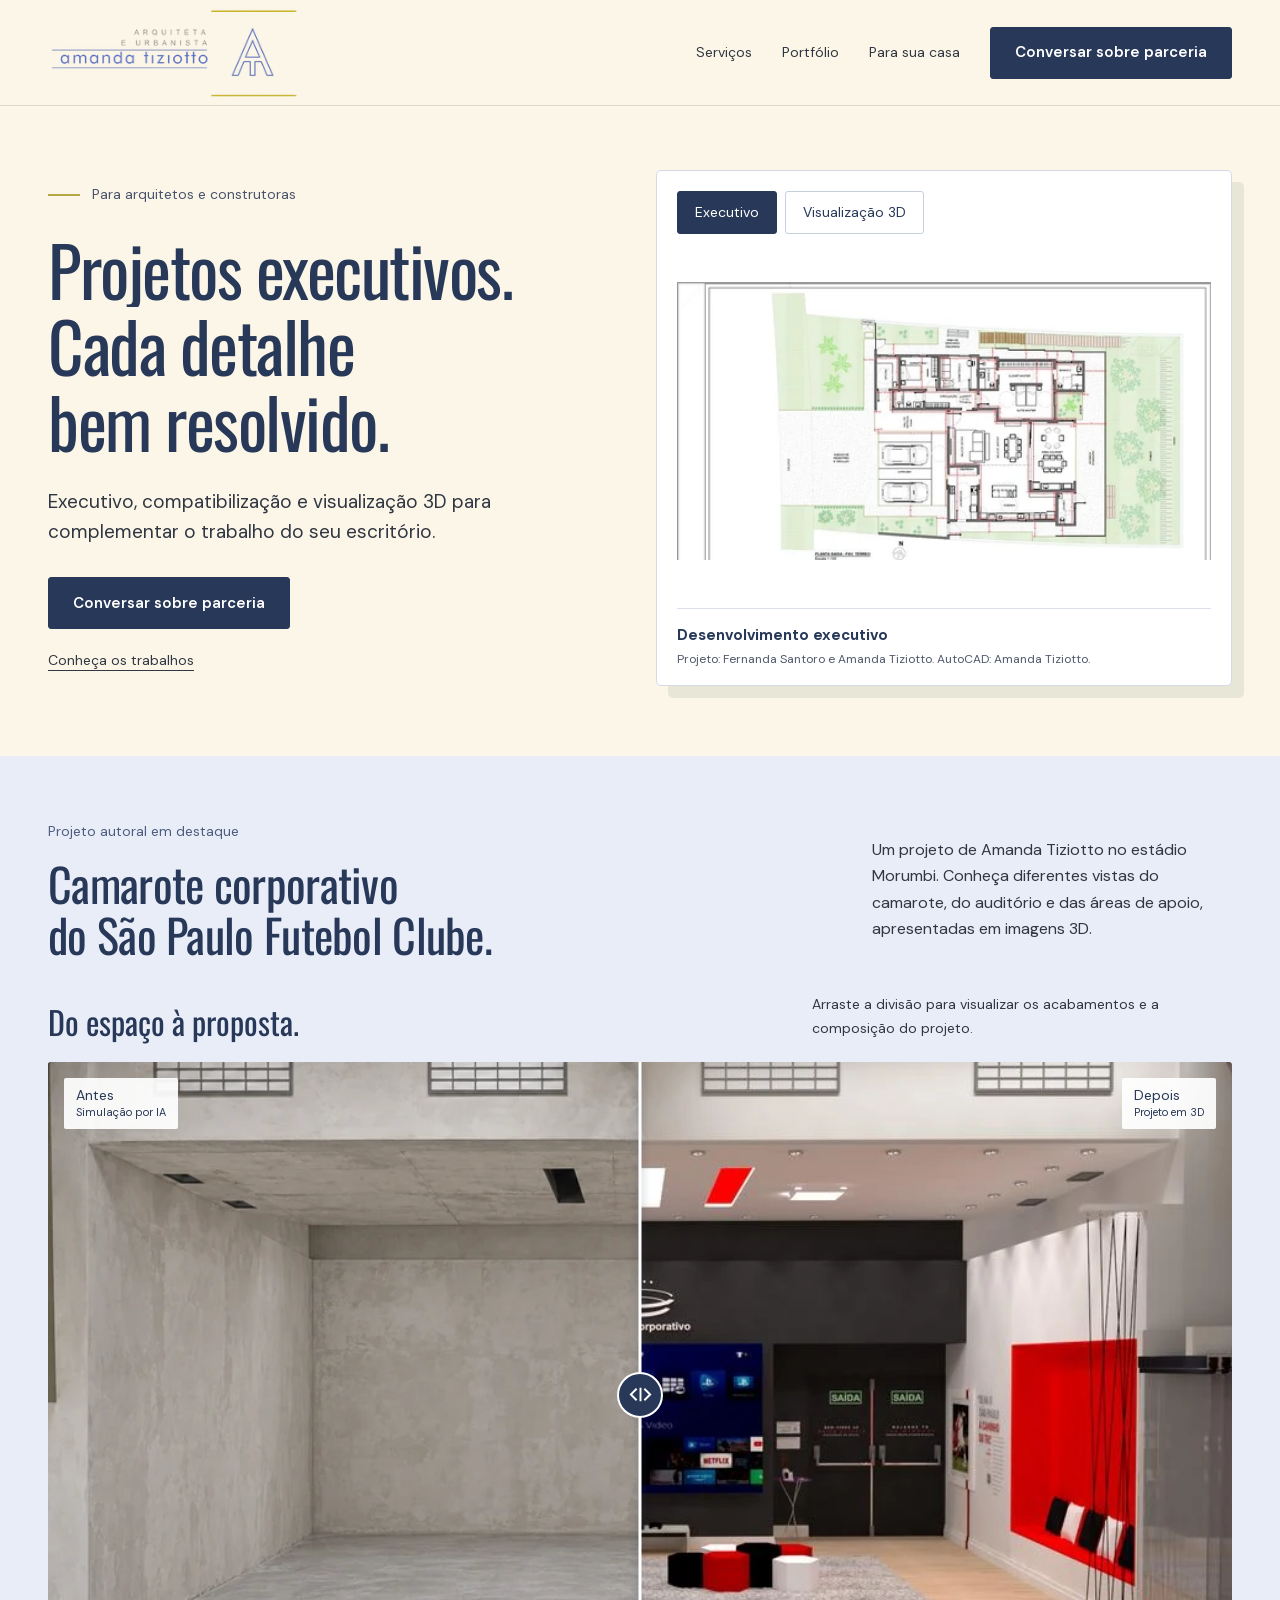
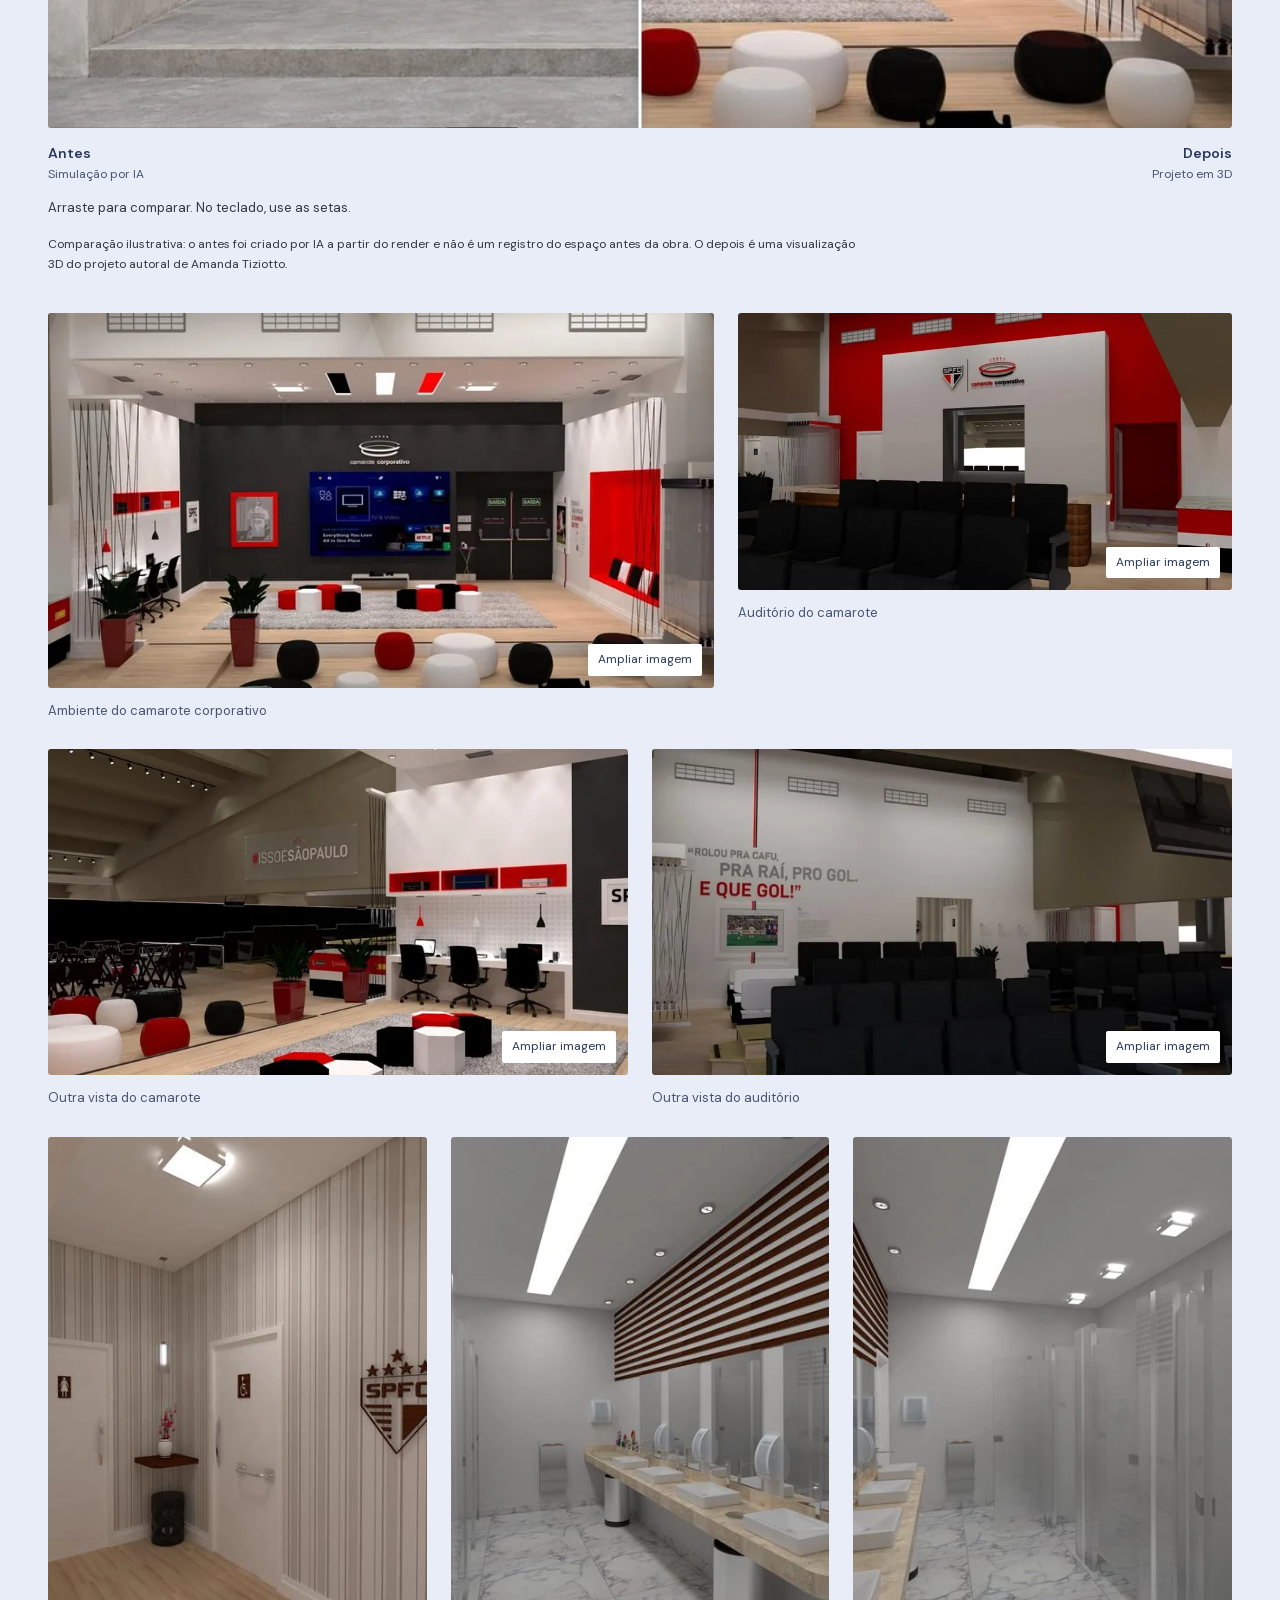
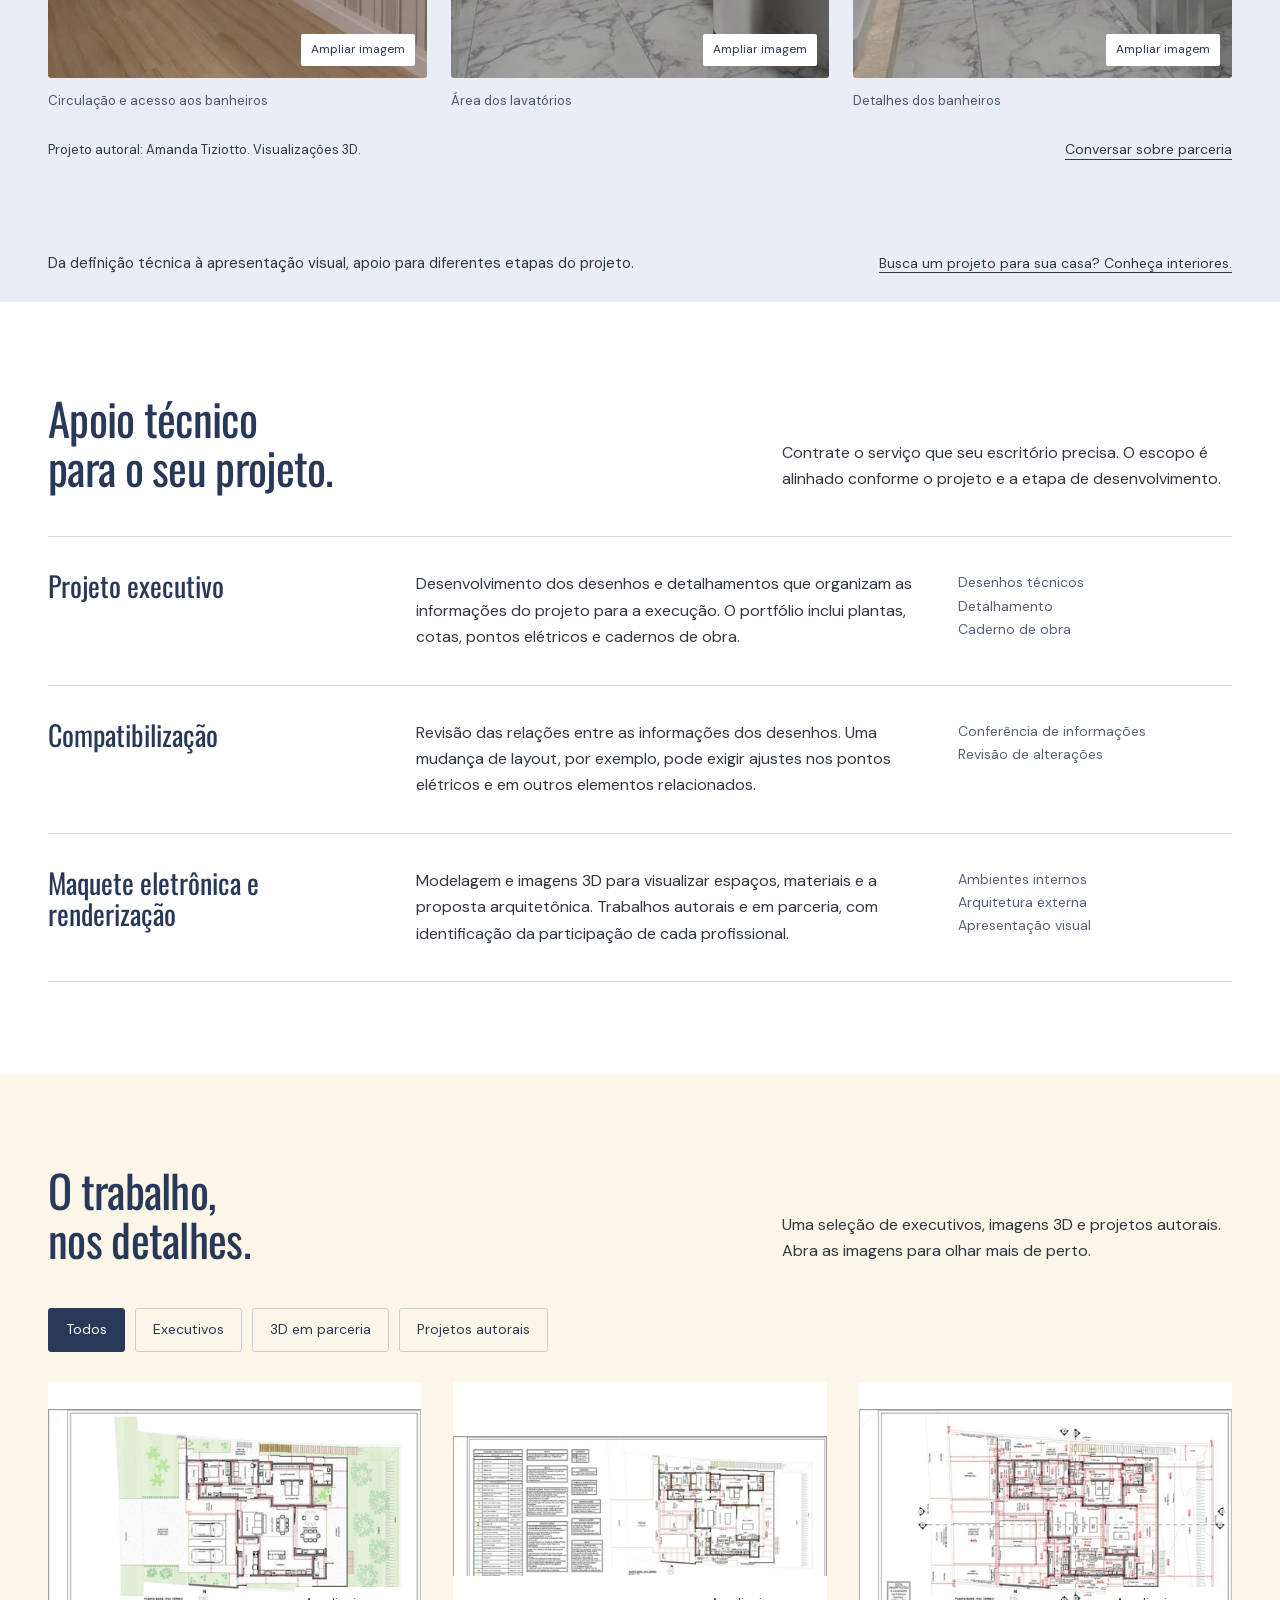
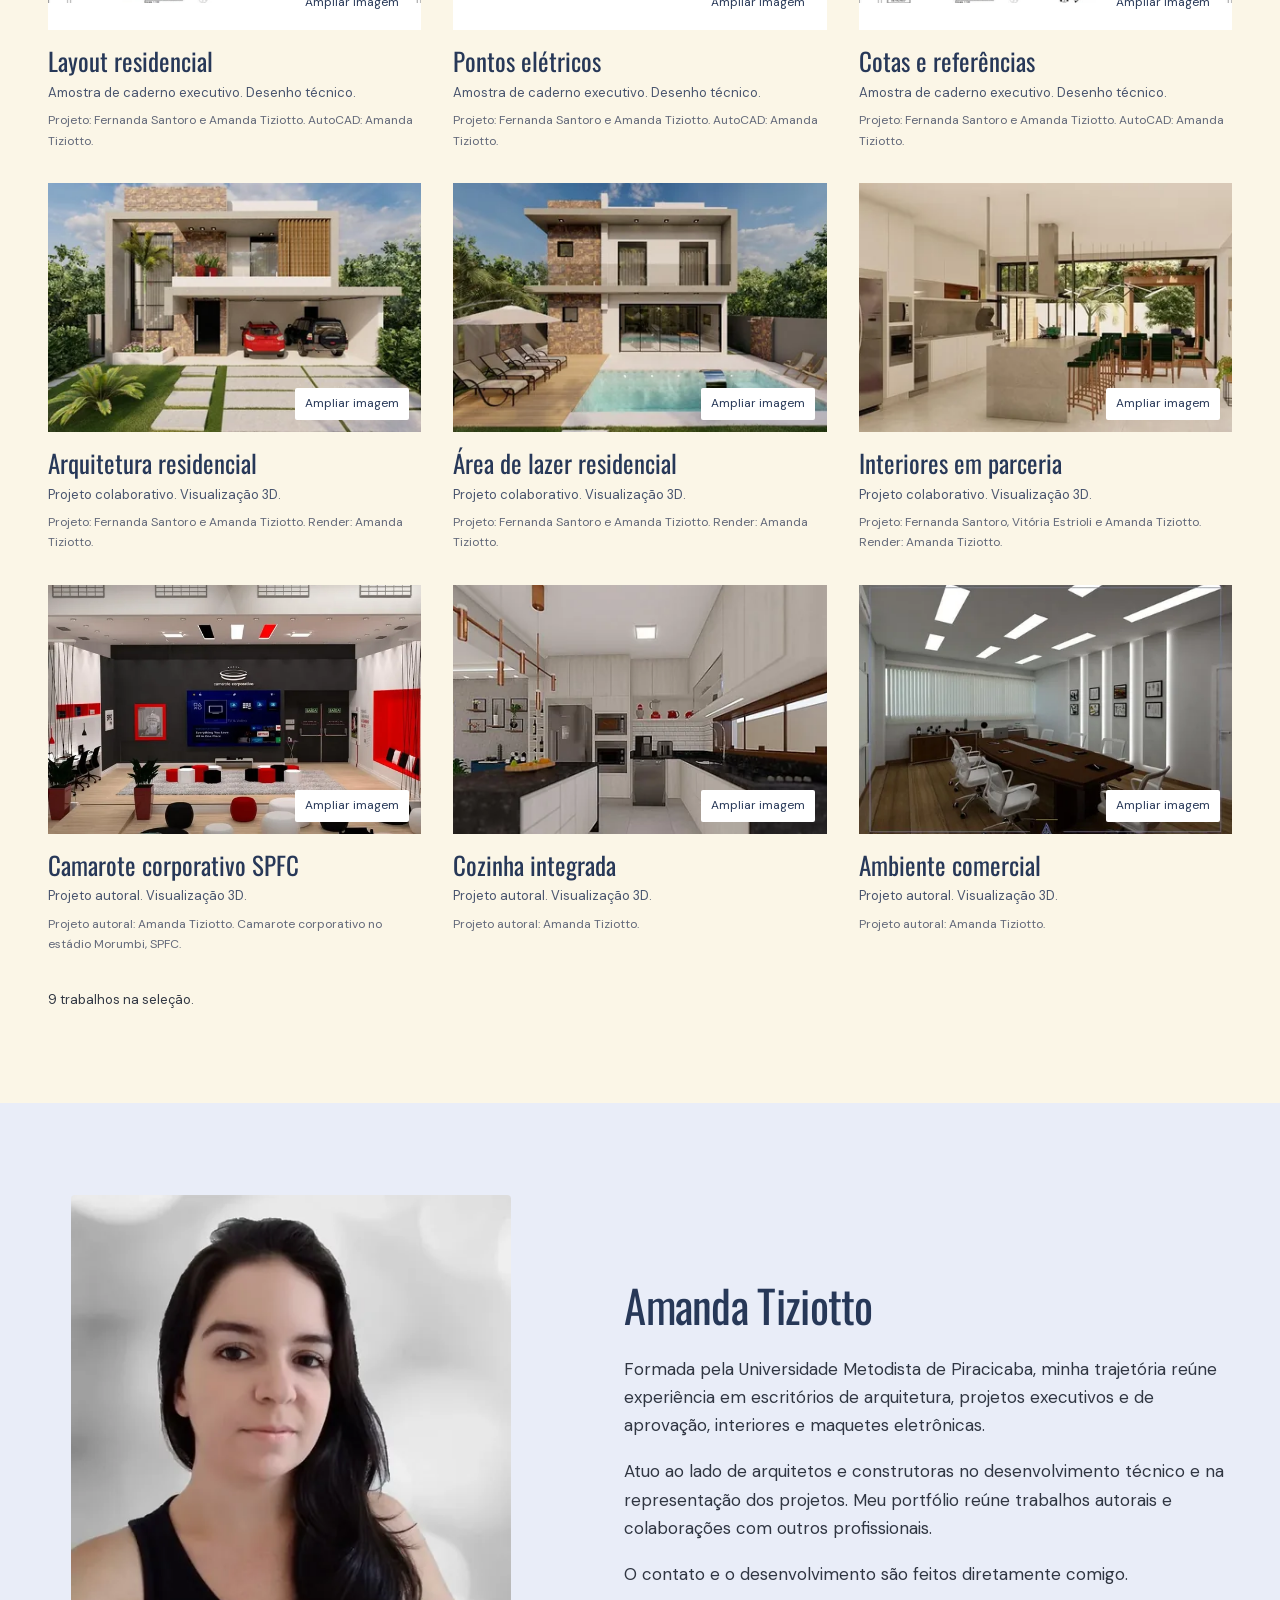
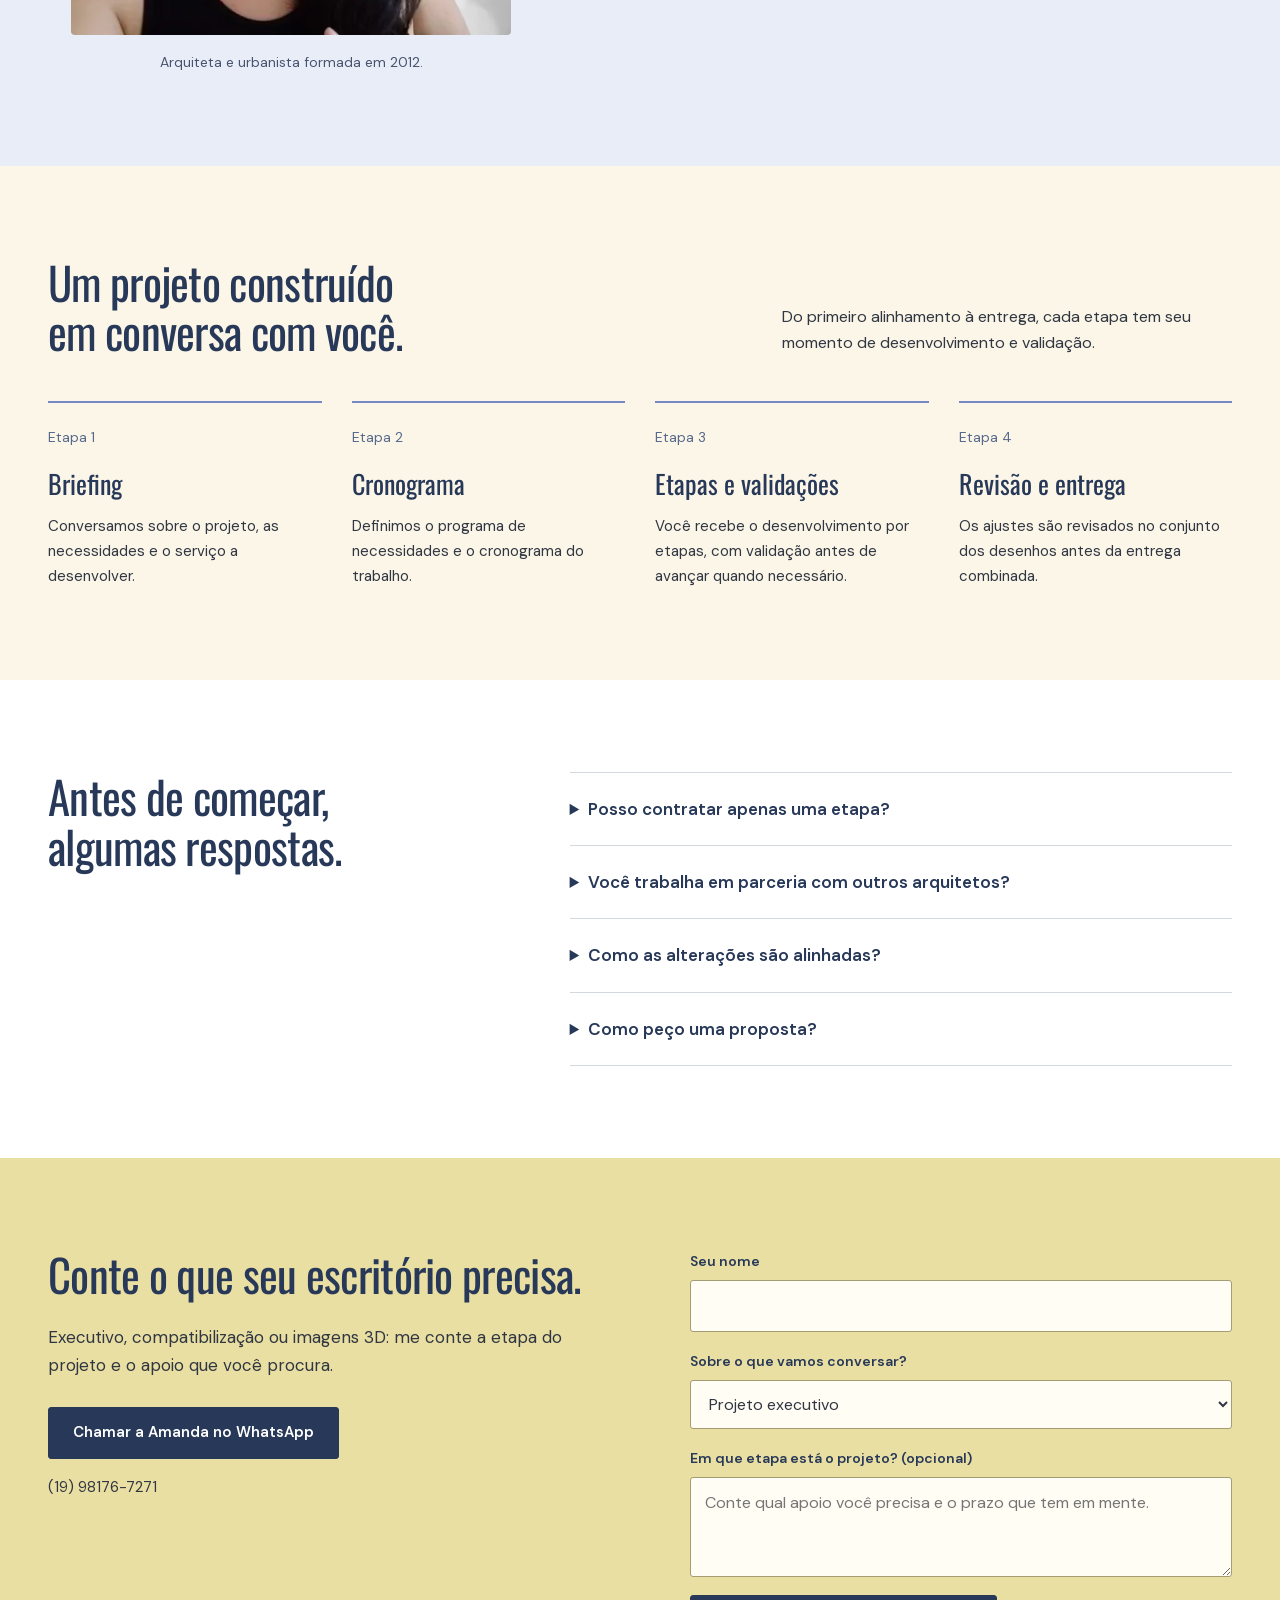
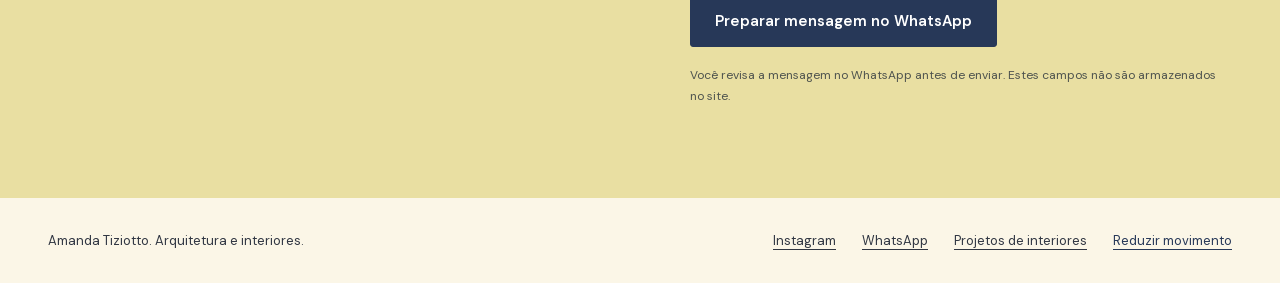
<file: index.html>
<!doctype html><html lang="pt-BR"><head><meta charset="UTF-8"><meta name="viewport" content="width=device-width,initial-scale=1"><meta name="robots" content="noindex,nofollow"><title>Amanda Tiziotto | Executivo, compatibilização e 3D</title><meta name="description" content="Projetos executivos, compatibilização, maquetes eletrônicas e renderização para arquitetos e construtoras. Conheça o portfólio de Amanda Tiziotto."><meta property="og:title" content="Amanda Tiziotto | Executivo, compatibilização e 3D"><meta property="og:description" content="Projetos executivos, compatibilização, maquetes eletrônicas e renderização para arquitetos e construtoras. Conheça o portfólio de Amanda Tiziotto."><meta property="og:type" content="website"><meta name="theme-color" content="#fbf6e7"><link rel="icon" href="assets/images/favicon.png"><style>@font-face{font-family:Oswald;src:url('assets/fonts/oswald-regular.woff2') format('woff2');font-weight:400;font-display:swap}@font-face{font-family:DM;src:url('assets/fonts/dm-sans.woff2') format('woff2');font-weight:100 900;font-display:swap}
:root{--blue:#273858;--brand:#7788c7;--cream:#fbf6e7;--yellow:#e9dfa2;--ink:#303642;--paper:#fff;--soft:#e9edf8;--line:#d4d8df}*{box-sizing:border-box}html{scroll-behavior:smooth;scroll-padding-top:112px}body{margin:0;background:var(--cream);color:var(--ink);font:17px/1.65 DM,Arial,sans-serif}button,input,select,textarea{font:inherit}button,a{-webkit-tap-highlight-color:transparent}a{color:inherit;text-decoration:none}img{max-width:100%;height:auto;display:block}button{cursor:pointer}h1,h2,h3,p,figure{margin:0}h1,h2,h3{color:var(--blue);font-family:Oswald,'Arial Narrow',sans-serif;font-weight:400;line-height:1.1}h1{font-size:clamp(54px,5.4vw,88px);letter-spacing:-1.5px}h2{font-size:clamp(36px,3.5vw,54px);letter-spacing:-.7px}h3{font-size:28px}p{max-width:65ch}p+p{margin-top:18px}a:focus-visible,button:focus-visible,input:focus-visible,select:focus-visible,textarea:focus-visible,summary:focus-visible{outline:3px solid #455c9e;outline-offset:5px}.wrap{width:min(1320px,calc(100% - 96px));margin:auto}.skip{position:fixed;left:20px;top:-100px;background:white;z-index:100;padding:12px}.skip:focus{top:10px}.header{position:sticky;top:0;z-index:20;background:rgba(251,246,231,.97);border-bottom:1px solid #ded9c9}.nav{height:105px;display:flex;align-items:center;justify-content:space-between;gap:32px}.brand{width:252px;flex-shrink:0}.navlinks{display:flex;align-items:center;gap:30px;font-size:14px}.navlinks a:not(.button):hover{color:#455c9e;text-decoration:underline;text-underline-offset:5px}.button{display:inline-flex;align-items:center;justify-content:center;gap:16px;min-height:52px;padding:13px 24px;background:var(--blue);border:1px solid var(--blue);color:white;font-size:15px;font-weight:600;line-height:1.4;border-radius:3px}.button:hover{background:#394c76}.button.secondary{background:transparent;color:var(--blue)}.button.secondary:hover{background:var(--soft)}.menu{display:none;background:none;border:1px solid var(--blue);border-radius:3px;color:var(--blue);padding:8px 14px}.hero{display:grid;grid-template-columns:1fr 1.06fr;gap:64px;align-items:center;padding-top:64px;padding-bottom:70px}.hero-copy p{font-size:19px;line-height:1.6;margin-top:28px;max-width:450px}.hero-copy .button{margin-top:30px}.audience{font-size:14px;margin-bottom:24px;color:#49536b;display:flex;align-items:center;gap:12px}.audience:before{content:'';display:block;width:32px;height:2px;background:#b5a744}.hero-copy .small-link{display:block;margin-top:20px;font-size:14px;text-decoration:underline;text-underline-offset:5px}.sample{background:white;border:1px solid #d5d9e4;border-radius:5px;padding:20px 20px 16px;box-shadow:12px 12px 0 #e7e6d7}.sample-tabs{display:flex;gap:8px;margin-bottom:18px}.sample-tabs button,.filters button{background:transparent;border:1px solid #c7cedc;color:var(--blue);border-radius:3px;padding:9px 17px;font-size:14px}.sample-tabs button[aria-pressed=true],.filters button[aria-pressed=true]{background:var(--blue);border-color:var(--blue);color:white}.sample-image{height:338px;width:100%;object-fit:contain;background:#fff}.sample-caption{border-top:1px solid #dce0ea;padding-top:14px;margin-top:18px;font-size:12px;line-height:1.7;color:#4f586b}.sample-caption strong{font-size:15px;color:var(--blue);display:block}.intro-strip{background:var(--soft);padding:26px 0}.intro-strip .wrap{display:flex;align-items:center;justify-content:space-between;gap:25px}.intro-strip p{font-size:15px}.intro-strip a{font-size:14px;text-decoration:underline;text-underline-offset:4px}.section{padding:92px 0}.section-head{display:flex;align-items:end;justify-content:space-between;gap:50px;margin-bottom:44px}.section-head p{max-width:450px;font-size:16px}.services{background:white}.service-row{display:grid;grid-template-columns:.65fr 1fr .55fr;gap:44px;padding:34px 0;border-top:1px solid var(--line);align-items:start}.service-row:last-child{border-bottom:1px solid var(--line)}.service-row p{font-size:16px}.service-row .scope{font-size:14px;color:#566178}.scope span{display:block}.filters{display:flex;flex-wrap:wrap;gap:10px;margin-bottom:30px}.portfolio-grid{display:grid;grid-template-columns:repeat(3,1fr);gap:32px}.work{min-width:0}.work[hidden]{display:none}.work button{display:block;width:100%;border:0;padding:0;background:white;text-align:left;position:relative}.work button img{width:100%;aspect-ratio:1.5;object-fit:cover}.work.technical button img{object-fit:contain}.view-label{position:absolute;bottom:12px;right:12px;background:white;color:var(--blue);border-radius:2px;font-size:12px;padding:6px 10px}.work h3{font-size:25px;margin-top:17px}.work .type{display:block;font-size:13px;margin:7px 0;color:#48546e}.work .credit{font-size:12px;line-height:1.7;color:#626879}.work-note{font-size:13px;max-width:65ch;margin-top:35px}.about{background:var(--soft)}.about-grid{display:grid;grid-template-columns:1fr 1.25fr;gap:90px;align-items:center}.about-logo{background:var(--cream);padding:64px 35px;border-radius:4px}.about-logo img{width:100%}.about-logo span{display:block;font-size:14px;color:#48546e;text-align:center;margin-top:20px}.about-copy h2{margin-bottom:25px}.about-copy p{font-size:17px}.process-grid{display:grid;grid-template-columns:repeat(4,1fr);gap:30px;margin-top:45px}.step{border-top:2px solid var(--brand);padding-top:23px}.step span{display:block;color:#57698c;font-size:14px;margin-bottom:20px}.step h3{font-size:26px;margin-bottom:16px}.step p{font-size:15px}.faq{background:white}.faq-grid{display:grid;grid-template-columns:.8fr 1.2fr;gap:80px}.faq details{border-top:1px solid var(--line);padding:22px 0}.faq details:last-child{border-bottom:1px solid var(--line)}.faq summary{cursor:pointer;font-size:17px;font-weight:600;color:var(--blue);padding-right:20px}.faq details p{font-size:15px;padding-top:15px}.contact{background:var(--yellow)}.contact-grid{display:grid;grid-template-columns:1fr 1fr;gap:100px;align-items:start}.contact-copy h2{margin-bottom:24px}.contact-copy .button{margin-top:28px}.contact-copy .phone{font-size:15px;margin-top:16px}.contact-form{display:grid;gap:18px}.field{display:grid;gap:7px}.field label{font-size:14px;font-weight:600;color:var(--blue)}.field input,.field select,.field textarea{width:100%;background:#fffdf4;border:1px solid #a49c72;border-radius:3px;padding:12px 14px;font-size:16px;color:var(--ink)}.field textarea{min-height:100px;resize:vertical}.contact-form .button{justify-self:start}.form-note{font-size:12px;color:#4e534e;line-height:1.7}.footer{padding:32px 0;background:var(--cream);font-size:13px}.footer .wrap{display:flex;justify-content:space-between;gap:30px;align-items:center}.footer-links{display:flex;flex-wrap:wrap;gap:26px}.footer a{text-decoration:underline;text-underline-offset:4px}.lightbox{border:0;width:min(1160px,calc(100% - 32px));max-height:90vh;padding:22px;color:var(--ink);border-radius:4px}.lightbox::backdrop{background:rgba(28,37,58,.85)}.lightbox .close{display:block;margin-left:auto;background:var(--blue);border:0;color:white;padding:9px 18px;border-radius:3px;margin-bottom:16px}.lightbox img{max-height:65vh;object-fit:contain;width:100%;background:white}.lightbox h3{font-size:25px;margin-top:17px}.lightbox p{font-size:13px;margin-top:8px}.interior-hero .sample{padding:0;overflow:hidden;box-shadow:none;border:0;background:transparent}.interior-hero .sample-image{height:440px;object-fit:cover;border-radius:4px}.interior-hero .sample-caption{font-size:12px;padding:12px 0 0;margin-top:0;border:0}.interior-services{display:grid;grid-template-columns:1fr 1fr;gap:80px}.interior-services h2{margin-bottom:24px}.interior-services .list{padding:0;list-style:none;margin:0}.interior-services li{border-bottom:1px solid var(--line);padding:20px 0;font-size:16px}.interior-services li:first-child{padding-top:0}.interior-services li strong{display:block;color:var(--blue);margin-bottom:5px}.text-link{text-decoration:underline;text-underline-offset:5px}.label-small{font-size:14px;color:#4d5d80;margin-bottom:15px}.single-spread{display:grid;grid-template-columns:1.4fr 1fr;gap:42px;align-items:center;margin-bottom:38px}.single-spread img{width:100%;aspect-ratio:1.4;object-fit:cover}.single-spread h3{font-size:32px;margin-bottom:15px}.single-spread p{font-size:16px}.single-spread .caption{font-size:12px;margin-top:16px}
@media(min-width:1500px){.hero{gap:85px}.hero-copy h1{font-size:88px}}@media(max-width:1050px){.wrap{width:calc(100% - 56px)}.navlinks{gap:17px;font-size:13px}.brand{width:220px}.hero{gap:34px}h1{font-size:65px}.sample-image{height:300px}.service-row{grid-template-columns:.8fr 1.2fr;gap:30px}.service-row .scope{grid-column:2}.portfolio-grid{gap:23px}.about-grid{gap:50px}.contact-grid{gap:50px}.faq-grid{gap:45px}}@media(max-width:760px){html{scroll-padding-top:90px}.wrap{width:calc(100% - 40px)}.nav{height:84px;gap:20px}.brand{width:210px}.menu{display:block}.navlinks{display:none;position:absolute;top:84px;left:0;right:0;background:var(--cream);padding:24px 20px 28px;border-bottom:1px solid var(--line);align-items:stretch;gap:20px;flex-direction:column;font-size:16px}.navlinks.is-open{display:flex}.hero{display:block;padding-top:44px;padding-bottom:48px}.hero-copy h1{font-size:57px;letter-spacing:-.8px}.hero-copy p{font-size:17px;margin-top:23px;max-width:none}.audience{font-size:13px;margin-bottom:19px}.hero-copy .button{margin-top:25px}.sample{margin-top:38px;padding:14px 14px 16px;box-shadow:7px 7px 0 #e7e6d7}.sample-image{height:auto;aspect-ratio:1.4}.sample-tabs{gap:7px}.sample-tabs button{font-size:13px;padding:8px 12px}.intro-strip .wrap{display:block}.intro-strip a{display:inline-block;margin-top:13px}.section{padding:58px 0}.section-head{display:block;margin-bottom:30px}.section-head h2{margin-bottom:22px}.section-head p{font-size:15px}.service-row{display:block;padding:25px 0}.service-row h3{font-size:29px;margin-bottom:15px}.service-row p{font-size:15px}.service-row .scope{margin-top:15px}.scope span{display:inline}.scope span+span:before{content:' / '}.portfolio-grid{grid-template-columns:1fr;gap:34px}.filters{gap:8px}.filters button{font-size:13px;padding:9px 12px}.work h3{font-size:27px}.about-grid,.faq-grid,.contact-grid,.interior-services,.single-spread{grid-template-columns:1fr;gap:36px}.about-logo{padding:38px 25px}.about-copy p{font-size:16px}.process-grid{grid-template-columns:1fr 1fr;gap:32px 24px;margin-top:30px}.step{padding-top:17px}.step span{margin-bottom:14px}.step h3{font-size:25px}.step p{font-size:14px}.contact-grid{gap:36px}.footer .wrap{display:block}.footer-links{margin-top:15px;gap:18px}.interior-hero .sample-image{height:320px}.single-spread img{aspect-ratio:1.4}.single-spread h3{font-size:30px}.interior-services{gap:30px}}@media(max-width:360px){.brand{width:180px}.menu{font-size:13px;padding:8px 10px}.hero-copy h1{font-size:49px}.process-grid{grid-template-columns:1fr}.button{padding:13px 18px}.sample-tabs button{padding:8px 10px;font-size:12px}.sample-caption{font-size:11px}.wrap{width:calc(100% - 32px)}}@media(prefers-reduced-motion:reduce){html{scroll-behavior:auto}*{transition:none!important;animation:none!important}}

.featured-spfc{background:var(--soft);padding:64px 0}.featured-spfc .section-head{align-items:center;margin-bottom:32px}.featured-spfc .section-head>div{flex:1.5}.featured-spfc .section-head>p{flex:1;max-width:360px}.featured-spfc .label-small{margin-bottom:15px;font-size:14px}.featured-spfc h2{font-size:clamp(38px,3.6vw,54px)}.featured-media{display:grid;grid-template-columns:1.35fr 1fr;gap:24px;align-items:start}.featured-media button{position:relative;display:block;width:100%;padding:0;border:0;background:white;border-radius:3px;overflow:hidden}.featured-media img{width:100%;height:auto;aspect-ratio:16/9;object-fit:cover}.featured-media figcaption{font-size:13px;margin-top:12px;color:#48546e}.featured-footer{display:flex;justify-content:space-between;gap:25px;align-items:center;margin-top:27px;font-size:14px}.featured-footer p{font-size:13px}
@media(max-width:760px){.featured-spfc{padding:48px 0}.featured-spfc .section-head{margin-bottom:26px}.featured-spfc .section-head>p{max-width:none}.featured-spfc h2{font-size:38px}.featured-media{grid-template-columns:1fr;gap:25px}.featured-footer{display:block;margin-top:25px}.featured-footer a{display:inline-block;margin-top:16px}}@media(max-width:360px){.featured-spfc h2{font-size:35px}}

.featured-extra{margin-top:28px;grid-template-columns:repeat(6,minmax(0,1fr));gap:28px 24px}.featured-extra figure{grid-column:span 3}.featured-extra figure:nth-child(n+3){grid-column:span 2}.featured-extra figure:nth-child(n+3) img{aspect-ratio:7/10;object-fit:contain}
@media(max-width:760px){.featured-extra{grid-template-columns:1fr;gap:25px}.featured-extra figure,.featured-extra figure:nth-child(n+3){grid-column:auto}.featured-extra figure:nth-child(n+3) img{max-height:440px;aspect-ratio:auto}}

.hero-line{display:block}
@keyframes amanda-line-in{from{opacity:.2;transform:translateY(22px);clip-path:inset(0 0 100% 0)}to{opacity:1;transform:translateY(0);clip-path:inset(0 0 0 0)}}
@keyframes amanda-image-in{from{clip-path:inset(0 100% 0 0)}to{clip-path:inset(0 0 0 0)}}
@keyframes amanda-dialog-in{from{opacity:.4;transform:translateY(12px) scale(.985)}to{opacity:1;transform:translateY(0) scale(1)}}
@media(prefers-reduced-motion:no-preference){.hero-line{animation:amanda-line-in 640ms cubic-bezier(.22,1,.36,1) both}.hero-line:nth-child(2){animation-delay:90ms}.hero-line:nth-child(3){animation-delay:180ms}.hero .sample-image{animation:amanda-image-in 850ms cubic-bezier(.22,1,.36,1) 80ms both}.lightbox[open]{animation:amanda-dialog-in 230ms ease-out}.button,.sample-tabs button,.filters button{transition:background-color 180ms ease,color 180ms ease}}

.motion-toggle{border:0;background:none;padding:0;color:var(--blue);font:inherit;text-decoration:underline;text-underline-offset:4px}.motion-toggle:disabled{cursor:default}html[data-motion="reduce"]{scroll-behavior:auto}html[data-motion="reduce"] *,html[data-motion="reduce"] *::before,html[data-motion="reduce"] *::after{animation:none!important;transition:none!important}

.comparison{margin:34px 0 38px}.comparison-intro{display:flex;align-items:end;justify-content:space-between;gap:30px;margin-bottom:22px}.comparison-intro h3{font-size:32px}.comparison-intro p{font-size:14px;max-width:420px}.comparison-stage{position:relative;background:white;border-radius:3px}.comparison-layer img{width:100%;height:auto}.comparison-layer figcaption{padding:10px 14px;font-size:13px}.comparison-stage.is-ready{aspect-ratio:16/9;overflow:hidden;--split:50%}.comparison-stage.is-ready .comparison-layer{position:absolute;inset:0}.comparison-stage.is-ready .comparison-layer img{width:100%;height:100%;object-fit:cover}.comparison-stage.is-ready .comparison-layer figcaption{display:none}.comparison-stage.is-ready .comparison-before{clip-path:inset(0 calc(100% - var(--split)) 0 0)}.comparison-divider{display:none;position:absolute;left:var(--split);top:0;bottom:0;width:3px;background:white;transform:translateX(-50%);pointer-events:none;filter:drop-shadow(0 1px 4px #27385866)}.is-ready .comparison-divider{display:block}.comparison-handle{position:absolute;left:50%;top:50%;transform:translate(-50%,-50%);width:46px;height:46px;border:2px solid white;border-radius:50%;background:var(--blue);display:flex;align-items:center;justify-content:center}.comparison-handle svg{width:27px;height:27px;stroke:white;fill:none;stroke-width:2}.comparison-range{position:absolute;inset:0;margin:0;width:100%;height:100%;opacity:0;cursor:ew-resize;touch-action:pan-y}.comparison-stage:focus-within{outline:3px solid #455c9e;outline-offset:5px}.comparison-labels{display:flex;justify-content:space-between;gap:20px;margin-top:14px;color:var(--blue);font-size:14px}.comparison-labels strong{display:block;font-weight:600}.comparison-labels span{display:block;font-size:12px;color:#48546e}.comparison-labels>div:last-child{text-align:right}.comparison-note{font-size:12px;line-height:1.7;margin-top:16px;max-width:90ch}.comparison-instruction{font-size:13px;margin-top:12px}.comparison [hidden]{display:none!important}@media(max-width:760px){.comparison-intro{display:block}.comparison-intro h3{font-size:29px;margin-bottom:14px}.comparison-stage.is-ready{aspect-ratio:16/9}.comparison-labels{gap:14px;font-size:13px}.comparison-labels span{font-size:11px}.comparison{margin:30px 0}.comparison-note{font-size:12px}}

.comparison-badge{display:none;position:absolute;top:16px;padding:8px 12px;background:#ffffffed;color:var(--blue);font-size:14px;line-height:1.4;pointer-events:none;border-radius:2px}.is-ready .comparison-badge{display:block}.comparison-badge span{display:block;font-size:11px}.before-badge{left:16px}.after-badge{right:16px}@media(max-width:360px){.comparison-badge{top:8px;padding:5px 8px;font-size:12px}.before-badge{left:8px}.after-badge{right:8px}}

.comparison-stage{display:flex;flex-direction:column-reverse}.comparison-stage.is-ready{display:block}.comparison-handle{display:none;left:clamp(23px,var(--split),calc(100% - 23px));pointer-events:none}.is-ready .comparison-handle{display:flex}

.about-portrait{width:100%;max-width:440px;margin:0 auto}.about-portrait img{width:100%;aspect-ratio:1;object-fit:contain;border-radius:4px}.about-portrait figcaption{font-size:14px;color:#48546e;text-align:center;margin-top:16px}
</style><link rel="preload" href="assets/fonts/oswald-regular.woff2" as="font" type="font/woff2" crossorigin><link rel="preload" href="assets/fonts/dm-sans.woff2" as="font" type="font/woff2" crossorigin><script src="assets/site.js?v=a9742be2d087" defer></script></head><body data-page="profissionais"><a class="skip" href="#conteudo">Ir para o conteúdo</a><header class="header"><div class="wrap nav"><a class="brand" href="./" aria-label="Amanda Tiziotto, página principal"><img src="assets/images/logo-584w.webp" alt="Amanda Tiziotto, arquiteta e urbanista" width="1168" height="440" srcset="assets/images/logo-292w.webp 292w, assets/images/logo-584w.webp 584w" sizes="(max-width: 360px) 180px, (max-width: 1050px) 220px, 252px"></a><button class="menu" aria-expanded="false" aria-controls="navegacao">Menu</button><nav class="navlinks" id="navegacao" aria-label="Principal"><a href="#servicos">Serviços</a><a href="#portfolio">Portfólio</a><a href="interiores/">Para sua casa</a><a class="button" href="#contato">Conversar sobre parceria</a></nav></div></header><main id="conteudo"><section class="wrap hero"><div class="hero-copy"><div class="audience">Para arquitetos e construtoras</div><h1><span class="hero-line">Projetos executivos.</span><span class="hero-line">Cada detalhe</span><span class="hero-line">bem resolvido.</span></h1><p>Executivo, compatibilização e visualização 3D para complementar o trabalho do seu escritório.</p><a class="button" href="#contato">Conversar sobre parceria</a><a class="small-link" href="#portfolio">Conheça os trabalhos</a></div><figure class="sample"><div class="sample-tabs" role="group" aria-label="Amostras de trabalho"><button type="button" data-preview="executivo" aria-pressed="true" data-src="assets/images/executivo-layout-768w.webp" data-alt="Planta de layout residencial, amostra de caderno executivo" data-title="Desenvolvimento executivo" data-credit="Projeto: Fernanda Santoro e Amanda Tiziotto. AutoCAD: Amanda Tiziotto." data-srcset="assets/images/executivo-layout-480w.webp 480w, assets/images/executivo-layout-768w.webp 768w, assets/images/executivo-layout.webp 862w" data-sizes="(max-width: 760px) calc(100vw - 68px), (max-width: 1500px) 44vw, 620px">Executivo</button><button type="button" data-preview="3d" aria-pressed="false" data-src="assets/images/render-fachada-768w.webp" data-alt="Render de fachada residencial em projeto colaborativo" data-title="Visualização 3D" data-credit="Projeto: Fernanda Santoro e Amanda Tiziotto. Render: Amanda Tiziotto." data-srcset="assets/images/render-fachada-480w.webp 480w, assets/images/render-fachada-768w.webp 768w, assets/images/render-fachada-960w.webp 960w, assets/images/render-fachada.webp 1152w" data-sizes="(max-width: 760px) calc(100vw - 68px), (max-width: 1500px) 44vw, 620px">Visualização 3D</button></div><img class="sample-image" data-preview-image src="assets/images/executivo-layout-768w.webp" alt="Planta de layout residencial, amostra de caderno executivo" width="862" height="449" fetchpriority="high" srcset="assets/images/executivo-layout-480w.webp 480w, assets/images/executivo-layout-768w.webp 768w, assets/images/executivo-layout.webp 862w" sizes="(max-width: 760px) calc(100vw - 68px), (max-width: 1500px) 44vw, 620px"><figcaption class="sample-caption" aria-live="polite"><strong data-preview-title>Desenvolvimento executivo</strong><span data-preview-credit>Projeto: Fernanda Santoro e Amanda Tiziotto. AutoCAD: Amanda Tiziotto.</span></figcaption></figure></section><section class="featured-spfc" id="camarote-spfc" aria-labelledby="spfc-title"><div class="wrap"><div class="section-head"><div><p class="label-small">Projeto autoral em destaque</p><h2 id="spfc-title">Camarote corporativo<br>do São Paulo Futebol Clube.</h2></div><p>Um projeto de Amanda Tiziotto no estádio Morumbi. Conheça diferentes vistas do camarote, do auditório e das áreas de apoio, apresentadas em imagens 3D.</p></div><div class="comparison" id="comparar-camarote" data-comparison><div class="comparison-intro"><h3>Do espaço à proposta.</h3><p>Arraste a divisão para visualizar os acabamentos e a composição do projeto.</p></div><div class="comparison-stage"><figure class="comparison-layer comparison-after"><img src="assets/images/camarote-768w.webp" alt="Depois: projeto em 3D do camarote SPFC, autoria de Amanda Tiziotto" width="960" height="540" loading="lazy" srcset="assets/images/camarote-480w.webp 480w, assets/images/camarote-768w.webp 768w, assets/images/camarote.webp 960w" sizes="(max-width: 760px) calc(100vw - 40px), (max-width: 1500px) calc(100vw - 96px), 1320px" decoding="async"><figcaption>Depois: projeto em 3D de Amanda Tiziotto.</figcaption></figure><figure class="comparison-layer comparison-before"><img src="assets/images/camarote-antes-ia-768w.webp" alt="Antes: simulação por IA do mesmo camarote sem acabamentos e mobiliário" width="960" height="540" loading="lazy" srcset="assets/images/camarote-antes-ia-480w.webp 480w, assets/images/camarote-antes-ia-768w.webp 768w, assets/images/camarote-antes-ia.webp 960w" sizes="(max-width: 760px) calc(100vw - 40px), (max-width: 1500px) calc(100vw - 96px), 1320px" decoding="async"><figcaption>Antes: simulação por IA, sem registro de um estado anterior real.</figcaption></figure><span class="comparison-badge before-badge">Antes<span>Simulação por IA</span></span><span class="comparison-badge after-badge">Depois<span>Projeto em 3D</span></span><div class="comparison-divider" aria-hidden="true"></div><span class="comparison-handle" aria-hidden="true"><svg viewBox="0 0 28 28"><path d="m10 8-6 6 6 6M18 8l6 6-6 6M14 7v14"/></svg></span><input class="comparison-range" type="range" min="0" max="100" value="50" step="1" aria-label="Comparar simulação anterior e projeto em 3D do camarote SPFC" aria-describedby="comparison-note comparison-instruction" hidden></div><div class="comparison-labels"><div><strong>Antes</strong><span>Simulação por IA</span></div><div><strong>Depois</strong><span>Projeto em 3D</span></div></div><p class="comparison-instruction" id="comparison-instruction" hidden>Arraste para comparar. No teclado, use as setas.</p><p class="comparison-note" id="comparison-note">Comparação ilustrativa: o antes foi criado por IA a partir do render e não é um registro do espaço antes da obra. O depois é uma visualização 3D do projeto autoral de Amanda Tiziotto.</p></div><div class="featured-media"><figure><button type="button" data-enlarge data-src="assets/images/camarote.webp" data-alt="Ambiente do camarote corporativo, visualização 3D do camarote corporativo do São Paulo Futebol Clube" data-title="Ambiente do camarote corporativo" data-credit="Projeto autoral: Amanda Tiziotto. Camarote corporativo no estádio Morumbi, SPFC. Visualização 3D." aria-label="Ampliar Ambiente do camarote corporativo"><img src="assets/images/camarote-768w.webp" alt="Ambiente do camarote corporativo, visualização 3D do camarote corporativo do São Paulo Futebol Clube" width="960" height="540" loading="lazy" srcset="assets/images/camarote-480w.webp 480w, assets/images/camarote-768w.webp 768w, assets/images/camarote.webp 960w" sizes="(max-width: 760px) calc(100vw - 40px), (max-width: 1500px) 50vw, 760px" decoding="async"><span class="view-label">Ampliar imagem</span></button><figcaption>Ambiente do camarote corporativo</figcaption></figure><figure><button type="button" data-enlarge data-src="assets/images/camarote-auditorio.webp" data-alt="Auditório do camarote, visualização 3D do camarote corporativo do São Paulo Futebol Clube" data-title="Auditório do camarote" data-credit="Projeto autoral: Amanda Tiziotto. Camarote corporativo no estádio Morumbi, SPFC. Visualização 3D." aria-label="Ampliar Auditório do camarote"><img src="assets/images/camarote-auditorio-768w.webp" alt="Auditório do camarote, visualização 3D do camarote corporativo do São Paulo Futebol Clube" width="900" height="507" loading="lazy" srcset="assets/images/camarote-auditorio-480w.webp 480w, assets/images/camarote-auditorio-768w.webp 768w, assets/images/camarote-auditorio.webp 900w" sizes="(max-width: 760px) calc(100vw - 40px), (max-width: 1500px) 50vw, 760px" decoding="async"><span class="view-label">Ampliar imagem</span></button><figcaption>Auditório do camarote</figcaption></figure></div><div class="featured-media featured-extra"><figure><button type="button" data-enlarge data-src="assets/images/camarote-vista-lateral.webp" data-alt="Outra vista do camarote, visualização 3D do camarote corporativo do São Paulo Futebol Clube" data-title="Outra vista do camarote" data-credit="Projeto autoral: Amanda Tiziotto. Camarote corporativo no estádio Morumbi, SPFC. Visualização 3D." aria-label="Ampliar Outra vista do camarote"><img src="assets/images/camarote-vista-lateral-768w.webp" alt="Outra vista do camarote, visualização 3D do camarote corporativo do São Paulo Futebol Clube" width="900" height="507" loading="lazy" srcset="assets/images/camarote-vista-lateral-480w.webp 480w, assets/images/camarote-vista-lateral-768w.webp 768w, assets/images/camarote-vista-lateral.webp 900w" sizes="(max-width: 760px) calc(100vw - 40px), (max-width: 1500px) 50vw, 760px" decoding="async"><span class="view-label">Ampliar imagem</span></button><figcaption>Outra vista do camarote</figcaption></figure><figure><button type="button" data-enlarge data-src="assets/images/camarote-auditorio-vista.webp" data-alt="Outra vista do auditório, visualização 3D do camarote corporativo do São Paulo Futebol Clube" data-title="Outra vista do auditório" data-credit="Projeto autoral: Amanda Tiziotto. Camarote corporativo no estádio Morumbi, SPFC. Visualização 3D." aria-label="Ampliar Outra vista do auditório"><img src="assets/images/camarote-auditorio-vista-768w.webp" alt="Outra vista do auditório, visualização 3D do camarote corporativo do São Paulo Futebol Clube" width="900" height="507" loading="lazy" srcset="assets/images/camarote-auditorio-vista-480w.webp 480w, assets/images/camarote-auditorio-vista-768w.webp 768w, assets/images/camarote-auditorio-vista.webp 900w" sizes="(max-width: 760px) calc(100vw - 40px), (max-width: 1500px) 50vw, 760px" decoding="async"><span class="view-label">Ampliar imagem</span></button><figcaption>Outra vista do auditório</figcaption></figure><figure><button type="button" data-enlarge data-src="assets/images/camarote-circulacao.webp" data-alt="Circulação e acesso aos banheiros, visualização 3D do camarote corporativo do São Paulo Futebol Clube" data-title="Circulação e acesso aos banheiros" data-credit="Projeto autoral: Amanda Tiziotto. Camarote corporativo no estádio Morumbi, SPFC. Visualização 3D." aria-label="Ampliar Circulação e acesso aos banheiros"><img src="assets/images/camarote-circulacao.webp" alt="Circulação e acesso aos banheiros, visualização 3D do camarote corporativo do São Paulo Futebol Clube" width="420" height="600" loading="lazy" srcset="assets/images/camarote-circulacao.webp 420w" sizes="(max-width: 760px) calc(100vw - 40px), (max-width: 1500px) 50vw, 760px" decoding="async"><span class="view-label">Ampliar imagem</span></button><figcaption>Circulação e acesso aos banheiros</figcaption></figure><figure><button type="button" data-enlarge data-src="assets/images/camarote-lavatorios.webp" data-alt="Área dos lavatórios, visualização 3D do camarote corporativo do São Paulo Futebol Clube" data-title="Área dos lavatórios" data-credit="Projeto autoral: Amanda Tiziotto. Camarote corporativo no estádio Morumbi, SPFC. Visualização 3D." aria-label="Ampliar Área dos lavatórios"><img src="assets/images/camarote-lavatorios.webp" alt="Área dos lavatórios, visualização 3D do camarote corporativo do São Paulo Futebol Clube" width="420" height="600" loading="lazy" srcset="assets/images/camarote-lavatorios.webp 420w" sizes="(max-width: 760px) calc(100vw - 40px), (max-width: 1500px) 50vw, 760px" decoding="async"><span class="view-label">Ampliar imagem</span></button><figcaption>Área dos lavatórios</figcaption></figure><figure><button type="button" data-enlarge data-src="assets/images/camarote-banheiros.webp" data-alt="Detalhes dos banheiros, visualização 3D do camarote corporativo do São Paulo Futebol Clube" data-title="Detalhes dos banheiros" data-credit="Projeto autoral: Amanda Tiziotto. Camarote corporativo no estádio Morumbi, SPFC. Visualização 3D." aria-label="Ampliar Detalhes dos banheiros"><img src="assets/images/camarote-banheiros.webp" alt="Detalhes dos banheiros, visualização 3D do camarote corporativo do São Paulo Futebol Clube" width="420" height="600" loading="lazy" srcset="assets/images/camarote-banheiros.webp 420w" sizes="(max-width: 760px) calc(100vw - 40px), (max-width: 1500px) 50vw, 760px" decoding="async"><span class="view-label">Ampliar imagem</span></button><figcaption>Detalhes dos banheiros</figcaption></figure></div><div class="featured-footer"><p>Projeto autoral: Amanda Tiziotto. Visualizações 3D.</p><a class="text-link" href="#contato">Conversar sobre parceria</a></div></div></section><div class="intro-strip"><div class="wrap"><p>Da definição técnica à apresentação visual, apoio para diferentes etapas do projeto.</p><a href="interiores/">Busca um projeto para sua casa? Conheça interiores.</a></div></div><section class="section services" id="servicos"><div class="wrap"><div class="section-head"><h2>Apoio técnico<br>para o seu projeto.</h2><p>Contrate o serviço que seu escritório precisa. O escopo é alinhado conforme o projeto e a etapa de desenvolvimento.</p></div><div class="service-row"><h3>Projeto executivo</h3><p>Desenvolvimento dos desenhos e detalhamentos que organizam as informações do projeto para a execução. O portfólio inclui plantas, cotas, pontos elétricos e cadernos de obra.</p><div class="scope"><span>Desenhos técnicos</span><span>Detalhamento</span><span>Caderno de obra</span></div></div><div class="service-row"><h3>Compatibilização</h3><p>Revisão das relações entre as informações dos desenhos. Uma mudança de layout, por exemplo, pode exigir ajustes nos pontos elétricos e em outros elementos relacionados.</p><div class="scope"><span>Conferência de informações</span><span>Revisão de alterações</span></div></div><div class="service-row"><h3>Maquete eletrônica e renderização</h3><p>Modelagem e imagens 3D para visualizar espaços, materiais e a proposta arquitetônica. Trabalhos autorais e em parceria, com identificação da participação de cada profissional.</p><div class="scope"><span>Ambientes internos</span><span>Arquitetura externa</span><span>Apresentação visual</span></div></div></div></section><section class="section" id="portfolio"><div class="wrap"><div class="section-head"><h2>O trabalho,<br>nos detalhes.</h2><p>Uma seleção de executivos, imagens 3D e projetos autorais. Abra as imagens para olhar mais de perto.</p></div><div class="filters" role="group" aria-label="Filtrar portfólio"><button data-filter="todos" aria-pressed="true">Todos</button><button data-filter="executivo" aria-pressed="false">Executivos</button><button data-filter="3d" aria-pressed="false">3D em parceria</button><button data-filter="autoral" aria-pressed="false">Projetos autorais</button></div><div class="portfolio-grid"><article class="work technical" data-category="executivo"><button type="button" data-enlarge data-src="assets/images/executivo-layout.webp" data-alt="Layout residencial, Amostra de caderno executivo. Desenho técnico." data-title="Layout residencial" data-credit="Projeto: Fernanda Santoro e Amanda Tiziotto. AutoCAD: Amanda Tiziotto." aria-label="Ampliar Layout residencial"><img src="assets/images/executivo-layout-768w.webp" alt="Layout residencial, Amostra de caderno executivo. Desenho técnico." width="768" height="512" loading="lazy" srcset="assets/images/executivo-layout-480w.webp 480w, assets/images/executivo-layout-768w.webp 768w, assets/images/executivo-layout.webp 862w" sizes="(max-width: 760px) calc(100vw - 40px), (max-width: 1500px) 29vw, 420px" decoding="async"><span class="view-label">Ampliar imagem</span></button><h3>Layout residencial</h3><span class="type">Amostra de caderno executivo. Desenho técnico.</span><p class="credit">Projeto: Fernanda Santoro e Amanda Tiziotto. AutoCAD: Amanda Tiziotto.</p></article><article class="work technical" data-category="executivo"><button type="button" data-enlarge data-src="assets/images/executivo-eletrica.webp" data-alt="Pontos elétricos, Amostra de caderno executivo. Desenho técnico." data-title="Pontos elétricos" data-credit="Projeto: Fernanda Santoro e Amanda Tiziotto. AutoCAD: Amanda Tiziotto." aria-label="Ampliar Pontos elétricos"><img src="assets/images/executivo-eletrica-768w.webp" alt="Pontos elétricos, Amostra de caderno executivo. Desenho técnico." width="768" height="512" loading="lazy" srcset="assets/images/executivo-eletrica-480w.webp 480w, assets/images/executivo-eletrica-768w.webp 768w, assets/images/executivo-eletrica.webp 853w" sizes="(max-width: 760px) calc(100vw - 40px), (max-width: 1500px) 29vw, 420px" decoding="async"><span class="view-label">Ampliar imagem</span></button><h3>Pontos elétricos</h3><span class="type">Amostra de caderno executivo. Desenho técnico.</span><p class="credit">Projeto: Fernanda Santoro e Amanda Tiziotto. AutoCAD: Amanda Tiziotto.</p></article><article class="work technical" data-category="executivo"><button type="button" data-enlarge data-src="assets/images/executivo-cotas.webp" data-alt="Cotas e referências, Amostra de caderno executivo. Desenho técnico." data-title="Cotas e referências" data-credit="Projeto: Fernanda Santoro e Amanda Tiziotto. AutoCAD: Amanda Tiziotto." aria-label="Ampliar Cotas e referências"><img src="assets/images/executivo-cotas-768w.webp" alt="Cotas e referências, Amostra de caderno executivo. Desenho técnico." width="768" height="512" loading="lazy" srcset="assets/images/executivo-cotas-480w.webp 480w, assets/images/executivo-cotas-768w.webp 768w, assets/images/executivo-cotas.webp 861w" sizes="(max-width: 760px) calc(100vw - 40px), (max-width: 1500px) 29vw, 420px" decoding="async"><span class="view-label">Ampliar imagem</span></button><h3>Cotas e referências</h3><span class="type">Amostra de caderno executivo. Desenho técnico.</span><p class="credit">Projeto: Fernanda Santoro e Amanda Tiziotto. AutoCAD: Amanda Tiziotto.</p></article><article class="work " data-category="3d"><button type="button" data-enlarge data-src="assets/images/render-fachada.webp" data-alt="Arquitetura residencial, Projeto colaborativo. Visualização 3D." data-title="Arquitetura residencial" data-credit="Projeto: Fernanda Santoro e Amanda Tiziotto. Render: Amanda Tiziotto." aria-label="Ampliar Arquitetura residencial"><img src="assets/images/render-fachada-768w.webp" alt="Arquitetura residencial, Projeto colaborativo. Visualização 3D." width="768" height="512" loading="lazy" srcset="assets/images/render-fachada-480w.webp 480w, assets/images/render-fachada-768w.webp 768w, assets/images/render-fachada-960w.webp 960w, assets/images/render-fachada.webp 1152w" sizes="(max-width: 760px) calc(100vw - 40px), (max-width: 1500px) 29vw, 420px" decoding="async"><span class="view-label">Ampliar imagem</span></button><h3>Arquitetura residencial</h3><span class="type">Projeto colaborativo. Visualização 3D.</span><p class="credit">Projeto: Fernanda Santoro e Amanda Tiziotto. Render: Amanda Tiziotto.</p></article><article class="work " data-category="3d"><button type="button" data-enlarge data-src="assets/images/render-lazer.webp" data-alt="Área de lazer residencial, Projeto colaborativo. Visualização 3D." data-title="Área de lazer residencial" data-credit="Projeto: Fernanda Santoro e Amanda Tiziotto. Render: Amanda Tiziotto." aria-label="Ampliar Área de lazer residencial"><img src="assets/images/render-lazer-768w.webp" alt="Área de lazer residencial, Projeto colaborativo. Visualização 3D." width="768" height="512" loading="lazy" srcset="assets/images/render-lazer-480w.webp 480w, assets/images/render-lazer-768w.webp 768w, assets/images/render-lazer-960w.webp 960w, assets/images/render-lazer.webp 1152w" sizes="(max-width: 760px) calc(100vw - 40px), (max-width: 1500px) 29vw, 420px" decoding="async"><span class="view-label">Ampliar imagem</span></button><h3>Área de lazer residencial</h3><span class="type">Projeto colaborativo. Visualização 3D.</span><p class="credit">Projeto: Fernanda Santoro e Amanda Tiziotto. Render: Amanda Tiziotto.</p></article><article class="work " data-category="3d"><button type="button" data-enlarge data-src="assets/images/render-sala-parceria.webp" data-alt="Interiores em parceria, Projeto colaborativo. Visualização 3D." data-title="Interiores em parceria" data-credit="Projeto: Fernanda Santoro, Vitória Estrioli e Amanda Tiziotto. Render: Amanda Tiziotto." aria-label="Ampliar Interiores em parceria"><img src="assets/images/render-sala-parceria.webp" alt="Interiores em parceria, Projeto colaborativo. Visualização 3D." width="768" height="512" loading="lazy" srcset="assets/images/render-sala-parceria-480w.webp 480w, assets/images/render-sala-parceria.webp 768w" sizes="(max-width: 760px) calc(100vw - 40px), (max-width: 1500px) 29vw, 420px" decoding="async"><span class="view-label">Ampliar imagem</span></button><h3>Interiores em parceria</h3><span class="type">Projeto colaborativo. Visualização 3D.</span><p class="credit">Projeto: Fernanda Santoro, Vitória Estrioli e Amanda Tiziotto. Render: Amanda Tiziotto.</p></article><article class="work " data-category="autoral"><button type="button" data-enlarge data-src="assets/images/camarote.webp" data-alt="Camarote corporativo SPFC, Projeto autoral. Visualização 3D." data-title="Camarote corporativo SPFC" data-credit="Projeto autoral: Amanda Tiziotto. Camarote corporativo no estádio Morumbi, SPFC." aria-label="Ampliar Camarote corporativo SPFC"><img src="assets/images/camarote-768w.webp" alt="Camarote corporativo SPFC, Projeto autoral. Visualização 3D." width="768" height="512" loading="lazy" srcset="assets/images/camarote-480w.webp 480w, assets/images/camarote-768w.webp 768w, assets/images/camarote.webp 960w" sizes="(max-width: 760px) calc(100vw - 40px), (max-width: 1500px) 50vw, 760px" decoding="async"><span class="view-label">Ampliar imagem</span></button><h3>Camarote corporativo SPFC</h3><span class="type">Projeto autoral. Visualização 3D.</span><p class="credit">Projeto autoral: Amanda Tiziotto. Camarote corporativo no estádio Morumbi, SPFC.</p></article><article class="work " data-category="autoral"><button type="button" data-enlarge data-src="assets/images/interiores-cozinha.webp" data-alt="Cozinha integrada, Projeto autoral. Visualização 3D." data-title="Cozinha integrada" data-credit="Projeto autoral: Amanda Tiziotto." aria-label="Ampliar Cozinha integrada"><img src="assets/images/interiores-cozinha-768w.webp" alt="Cozinha integrada, Projeto autoral. Visualização 3D." width="768" height="512" loading="lazy" srcset="assets/images/interiores-cozinha-480w.webp 480w, assets/images/interiores-cozinha-768w.webp 768w, assets/images/interiores-cozinha.webp 960w" sizes="(max-width: 760px) calc(100vw - 40px), (max-width: 1500px) 29vw, 420px" decoding="async"><span class="view-label">Ampliar imagem</span></button><h3>Cozinha integrada</h3><span class="type">Projeto autoral. Visualização 3D.</span><p class="credit">Projeto autoral: Amanda Tiziotto.</p></article><article class="work " data-category="autoral"><button type="button" data-enlarge data-src="assets/images/interiores-escritorio.webp" data-alt="Ambiente comercial, Projeto autoral. Visualização 3D." data-title="Ambiente comercial" data-credit="Projeto autoral: Amanda Tiziotto." aria-label="Ampliar Ambiente comercial"><img src="assets/images/interiores-escritorio-768w.webp" alt="Ambiente comercial, Projeto autoral. Visualização 3D." width="768" height="512" loading="lazy" srcset="assets/images/interiores-escritorio-480w.webp 480w, assets/images/interiores-escritorio-768w.webp 768w, assets/images/interiores-escritorio.webp 781w" sizes="(max-width: 760px) calc(100vw - 40px), (max-width: 1500px) 29vw, 420px" decoding="async"><span class="view-label">Ampliar imagem</span></button><h3>Ambiente comercial</h3><span class="type">Projeto autoral. Visualização 3D.</span><p class="credit">Projeto autoral: Amanda Tiziotto.</p></article></div><p class="work-note" data-filter-result aria-live="polite">9 trabalhos na seleção.</p></div></section><section class="section about" id="amanda"><div class="wrap about-grid"><figure class="about-portrait"><img src="assets/images/amanda-tiziotto.webp" alt="Amanda Tiziotto, arquiteta e urbanista" width="768" height="768" loading="lazy" srcset="assets/images/amanda-tiziotto-480w.webp 480w, assets/images/amanda-tiziotto.webp 768w" sizes="(max-width: 480px) calc(100vw - 40px), 440px" decoding="async"><figcaption>Arquiteta e urbanista formada em 2012.</figcaption></figure><div class="about-copy"><h2>Amanda Tiziotto</h2><p>Formada pela Universidade Metodista de Piracicaba, minha trajetória reúne experiência em escritórios de arquitetura, projetos executivos e de aprovação, interiores e maquetes eletrônicas.</p><p>Atuo ao lado de arquitetos e construtoras no desenvolvimento técnico e na representação dos projetos. Meu portfólio reúne trabalhos autorais e colaborações com outros profissionais.</p><p>O contato e o desenvolvimento são feitos diretamente comigo.</p></div></div></section><section class="section" id="processo"><div class="wrap"><div class="section-head"><h2>Um projeto construído<br>em conversa com você.</h2><p>Do primeiro alinhamento à entrega, cada etapa tem seu momento de desenvolvimento e validação.</p></div><div class="process-grid"><div class="step"><span>Etapa 1</span><h3>Briefing</h3><p>Conversamos sobre o projeto, as necessidades e o serviço a desenvolver.</p></div><div class="step"><span>Etapa 2</span><h3>Cronograma</h3><p>Definimos o programa de necessidades e o cronograma do trabalho.</p></div><div class="step"><span>Etapa 3</span><h3>Etapas e validações</h3><p>Você recebe o desenvolvimento por etapas, com validação antes de avançar quando necessário.</p></div><div class="step"><span>Etapa 4</span><h3>Revisão e entrega</h3><p>Os ajustes são revisados no conjunto dos desenhos antes da entrega combinada.</p></div></div></div></section><section class="section faq"><div class="wrap faq-grid"><h2>Antes de começar,<br>algumas respostas.</h2><div><details><summary>Posso contratar apenas uma etapa?</summary><p>Os serviços incluem executivo e compatibilização, além de maquete eletrônica e renderização. Na conversa inicial, definimos qual apoio faz sentido e o escopo da proposta.</p></details><details><summary>Você trabalha em parceria com outros arquitetos?</summary><p>Sim. O portfólio reúne projetos colaborativos e trabalhos de renderização e desenho técnico em parceria. A participação de cada profissional é identificada nos exemplos.</p></details><details><summary>Como as alterações são alinhadas?</summary><p>O desenvolvimento é enviado por etapas para validação. As alterações são revisadas considerando os desenhos relacionados, para manter a coerência entre as informações.</p></details><details><summary>Como peço uma proposta?</summary><p>Entre em contato pelo WhatsApp e conte qual serviço precisa, em que etapa está o projeto e o prazo que tem em mente. Escopo, cronograma e condições são definidos na proposta.</p></details></div></div></section><section class="section contact" id="contato"><div class="wrap contact-grid"><div class="contact-copy"><h2>Conte o que seu escritório precisa.</h2><p>Executivo, compatibilização ou imagens 3D: me conte a etapa do projeto e o apoio que você procura.</p><a class="button" href="https://wa.me/5519981767271" data-contact="whatsapp" target="_blank" rel="noopener noreferrer">Chamar a Amanda no WhatsApp</a><p class="phone">(19) 98176-7271</p></div><form class="contact-form"><div class="field"><label for="nome">Seu nome</label><input id="nome" name="nome" autocomplete="name" maxlength="100" required></div><div class="field"><label for="servico">Sobre o que vamos conversar?</label><select id="servico" name="servico"><option>Projeto executivo</option><option>Compatibilização</option><option>Maquete eletrônica e renderização</option><option>Parceria recorrente</option></select></div><div class="field"><label for="mensagem">Em que etapa está o projeto? (opcional)</label><textarea id="mensagem" name="mensagem" maxlength="2000" placeholder="Conte qual apoio você precisa e o prazo que tem em mente."></textarea></div><button class="button" type="submit">Preparar mensagem no WhatsApp</button><p class="form-note" data-form-status role="status">Você revisa a mensagem no WhatsApp antes de enviar. Estes campos não são armazenados no site.</p></form></div></section></main><footer class="footer"><div class="wrap"><p>Amanda Tiziotto. Arquitetura e interiores.</p><div class="footer-links"><a href="https://www.instagram.com/amandatiziotto/" target="_blank" rel="noopener noreferrer">Instagram</a><a href="https://wa.me/5519981767271" data-contact="whatsapp" target="_blank" rel="noopener noreferrer">WhatsApp</a><a href="interiores/">Projetos de interiores</a><button type="button" class="motion-toggle" aria-pressed="false">Reduzir movimento</button></div></div></footer><dialog class="lightbox" aria-labelledby="lightbox-title"><button class="close" type="button" aria-label="Fechar imagem ampliada">Fechar</button><img alt=""><h3 id="lightbox-title"></h3><p></p></dialog></body></html>
</file>
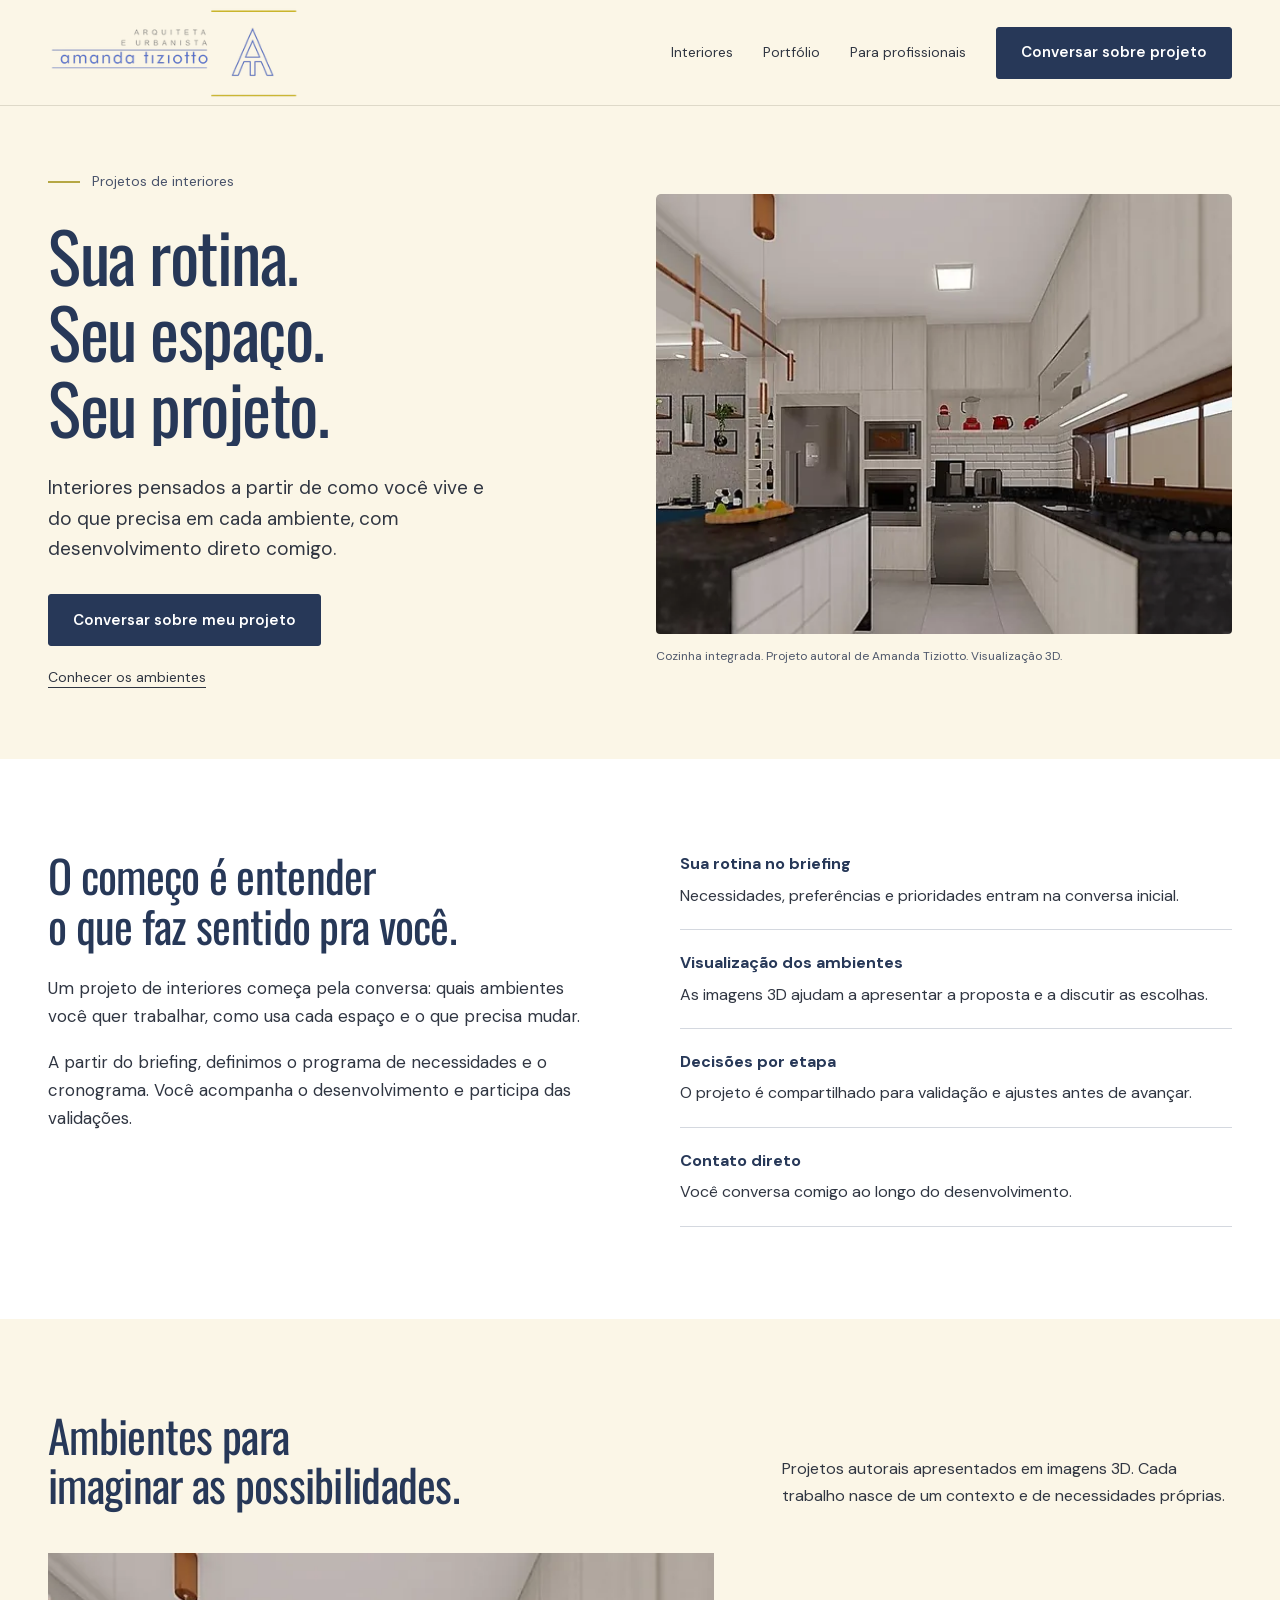
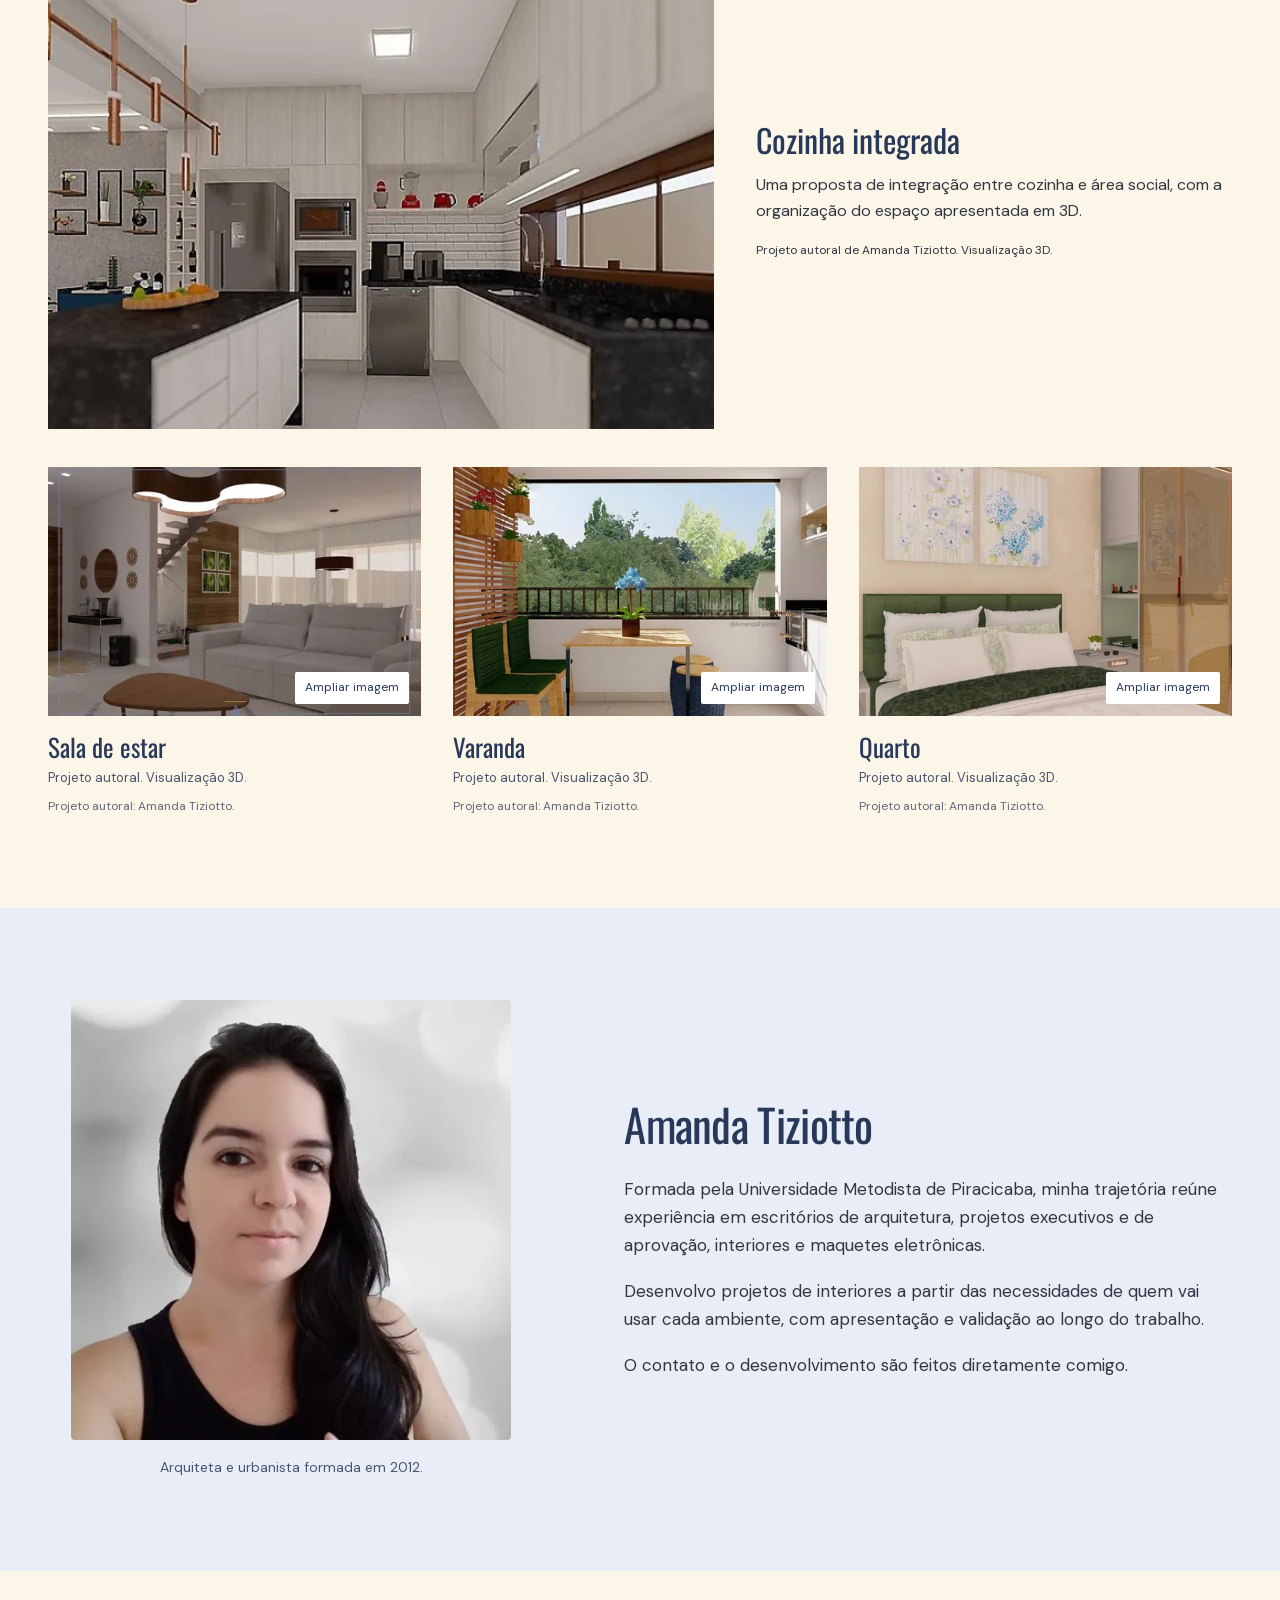
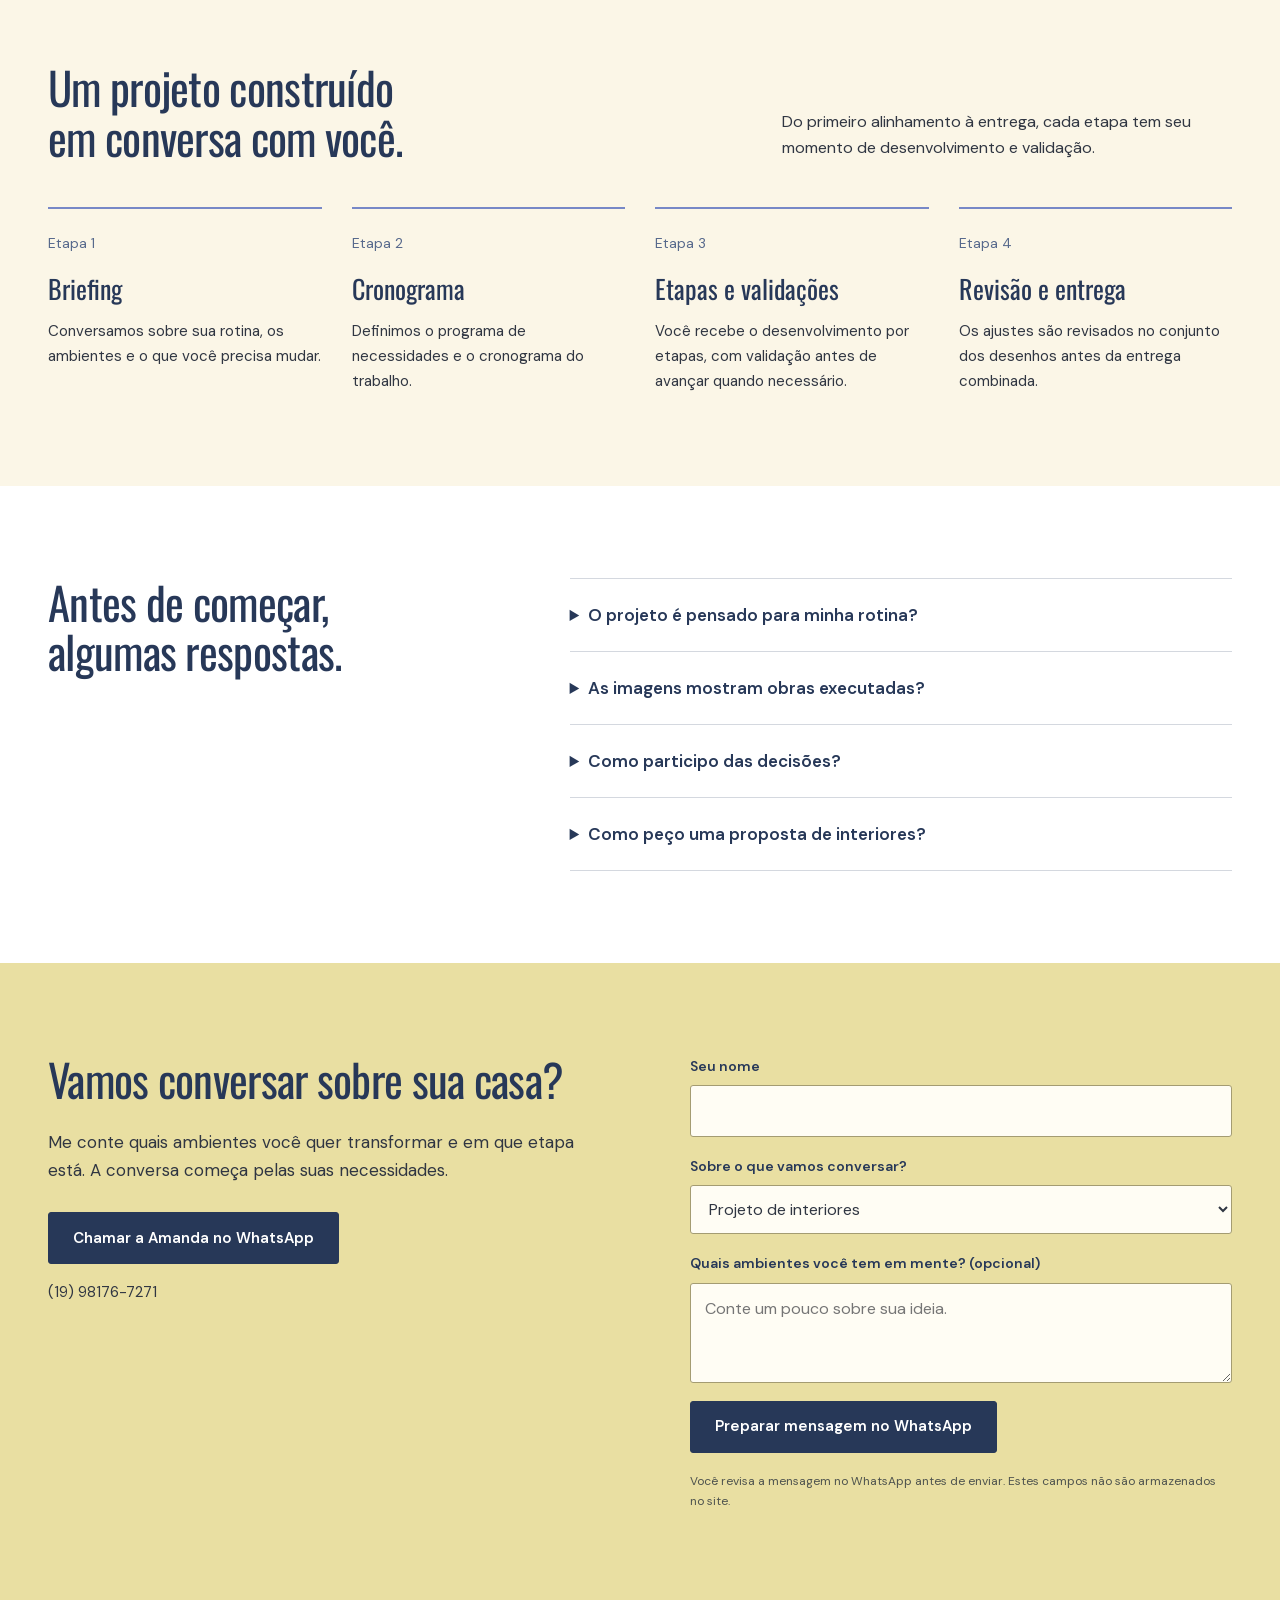
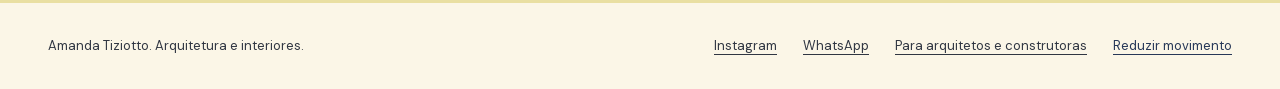
<file: interiores/index.html>
<!doctype html><html lang="pt-BR"><head><meta charset="UTF-8"><meta name="viewport" content="width=device-width,initial-scale=1"><meta name="robots" content="noindex,nofollow"><title>Interiores | Amanda Tiziotto Arquiteta</title><meta name="description" content="Projetos de interiores desenvolvidos a partir da sua rotina e das necessidades de cada ambiente. Conheça trabalhos autorais de Amanda Tiziotto."><meta property="og:title" content="Interiores | Amanda Tiziotto Arquiteta"><meta property="og:description" content="Projetos de interiores desenvolvidos a partir da sua rotina e das necessidades de cada ambiente. Conheça trabalhos autorais de Amanda Tiziotto."><meta property="og:type" content="website"><meta name="theme-color" content="#fbf6e7"><link rel="icon" href="../assets/images/favicon.png"><style>@font-face{font-family:Oswald;src:url('../assets/fonts/oswald-regular.woff2') format('woff2');font-weight:400;font-display:swap}@font-face{font-family:DM;src:url('../assets/fonts/dm-sans.woff2') format('woff2');font-weight:100 900;font-display:swap}
:root{--blue:#273858;--brand:#7788c7;--cream:#fbf6e7;--yellow:#e9dfa2;--ink:#303642;--paper:#fff;--soft:#e9edf8;--line:#d4d8df}*{box-sizing:border-box}html{scroll-behavior:smooth;scroll-padding-top:112px}body{margin:0;background:var(--cream);color:var(--ink);font:17px/1.65 DM,Arial,sans-serif}button,input,select,textarea{font:inherit}button,a{-webkit-tap-highlight-color:transparent}a{color:inherit;text-decoration:none}img{max-width:100%;height:auto;display:block}button{cursor:pointer}h1,h2,h3,p,figure{margin:0}h1,h2,h3{color:var(--blue);font-family:Oswald,'Arial Narrow',sans-serif;font-weight:400;line-height:1.1}h1{font-size:clamp(54px,5.4vw,88px);letter-spacing:-1.5px}h2{font-size:clamp(36px,3.5vw,54px);letter-spacing:-.7px}h3{font-size:28px}p{max-width:65ch}p+p{margin-top:18px}a:focus-visible,button:focus-visible,input:focus-visible,select:focus-visible,textarea:focus-visible,summary:focus-visible{outline:3px solid #455c9e;outline-offset:5px}.wrap{width:min(1320px,calc(100% - 96px));margin:auto}.skip{position:fixed;left:20px;top:-100px;background:white;z-index:100;padding:12px}.skip:focus{top:10px}.header{position:sticky;top:0;z-index:20;background:rgba(251,246,231,.97);border-bottom:1px solid #ded9c9}.nav{height:105px;display:flex;align-items:center;justify-content:space-between;gap:32px}.brand{width:252px;flex-shrink:0}.navlinks{display:flex;align-items:center;gap:30px;font-size:14px}.navlinks a:not(.button):hover{color:#455c9e;text-decoration:underline;text-underline-offset:5px}.button{display:inline-flex;align-items:center;justify-content:center;gap:16px;min-height:52px;padding:13px 24px;background:var(--blue);border:1px solid var(--blue);color:white;font-size:15px;font-weight:600;line-height:1.4;border-radius:3px}.button:hover{background:#394c76}.button.secondary{background:transparent;color:var(--blue)}.button.secondary:hover{background:var(--soft)}.menu{display:none;background:none;border:1px solid var(--blue);border-radius:3px;color:var(--blue);padding:8px 14px}.hero{display:grid;grid-template-columns:1fr 1.06fr;gap:64px;align-items:center;padding-top:64px;padding-bottom:70px}.hero-copy p{font-size:19px;line-height:1.6;margin-top:28px;max-width:450px}.hero-copy .button{margin-top:30px}.audience{font-size:14px;margin-bottom:24px;color:#49536b;display:flex;align-items:center;gap:12px}.audience:before{content:'';display:block;width:32px;height:2px;background:#b5a744}.hero-copy .small-link{display:block;margin-top:20px;font-size:14px;text-decoration:underline;text-underline-offset:5px}.sample{background:white;border:1px solid #d5d9e4;border-radius:5px;padding:20px 20px 16px;box-shadow:12px 12px 0 #e7e6d7}.sample-tabs{display:flex;gap:8px;margin-bottom:18px}.sample-tabs button,.filters button{background:transparent;border:1px solid #c7cedc;color:var(--blue);border-radius:3px;padding:9px 17px;font-size:14px}.sample-tabs button[aria-pressed=true],.filters button[aria-pressed=true]{background:var(--blue);border-color:var(--blue);color:white}.sample-image{height:338px;width:100%;object-fit:contain;background:#fff}.sample-caption{border-top:1px solid #dce0ea;padding-top:14px;margin-top:18px;font-size:12px;line-height:1.7;color:#4f586b}.sample-caption strong{font-size:15px;color:var(--blue);display:block}.intro-strip{background:var(--soft);padding:26px 0}.intro-strip .wrap{display:flex;align-items:center;justify-content:space-between;gap:25px}.intro-strip p{font-size:15px}.intro-strip a{font-size:14px;text-decoration:underline;text-underline-offset:4px}.section{padding:92px 0}.section-head{display:flex;align-items:end;justify-content:space-between;gap:50px;margin-bottom:44px}.section-head p{max-width:450px;font-size:16px}.services{background:white}.service-row{display:grid;grid-template-columns:.65fr 1fr .55fr;gap:44px;padding:34px 0;border-top:1px solid var(--line);align-items:start}.service-row:last-child{border-bottom:1px solid var(--line)}.service-row p{font-size:16px}.service-row .scope{font-size:14px;color:#566178}.scope span{display:block}.filters{display:flex;flex-wrap:wrap;gap:10px;margin-bottom:30px}.portfolio-grid{display:grid;grid-template-columns:repeat(3,1fr);gap:32px}.work{min-width:0}.work[hidden]{display:none}.work button{display:block;width:100%;border:0;padding:0;background:white;text-align:left;position:relative}.work button img{width:100%;aspect-ratio:1.5;object-fit:cover}.work.technical button img{object-fit:contain}.view-label{position:absolute;bottom:12px;right:12px;background:white;color:var(--blue);border-radius:2px;font-size:12px;padding:6px 10px}.work h3{font-size:25px;margin-top:17px}.work .type{display:block;font-size:13px;margin:7px 0;color:#48546e}.work .credit{font-size:12px;line-height:1.7;color:#626879}.work-note{font-size:13px;max-width:65ch;margin-top:35px}.about{background:var(--soft)}.about-grid{display:grid;grid-template-columns:1fr 1.25fr;gap:90px;align-items:center}.about-logo{background:var(--cream);padding:64px 35px;border-radius:4px}.about-logo img{width:100%}.about-logo span{display:block;font-size:14px;color:#48546e;text-align:center;margin-top:20px}.about-copy h2{margin-bottom:25px}.about-copy p{font-size:17px}.process-grid{display:grid;grid-template-columns:repeat(4,1fr);gap:30px;margin-top:45px}.step{border-top:2px solid var(--brand);padding-top:23px}.step span{display:block;color:#57698c;font-size:14px;margin-bottom:20px}.step h3{font-size:26px;margin-bottom:16px}.step p{font-size:15px}.faq{background:white}.faq-grid{display:grid;grid-template-columns:.8fr 1.2fr;gap:80px}.faq details{border-top:1px solid var(--line);padding:22px 0}.faq details:last-child{border-bottom:1px solid var(--line)}.faq summary{cursor:pointer;font-size:17px;font-weight:600;color:var(--blue);padding-right:20px}.faq details p{font-size:15px;padding-top:15px}.contact{background:var(--yellow)}.contact-grid{display:grid;grid-template-columns:1fr 1fr;gap:100px;align-items:start}.contact-copy h2{margin-bottom:24px}.contact-copy .button{margin-top:28px}.contact-copy .phone{font-size:15px;margin-top:16px}.contact-form{display:grid;gap:18px}.field{display:grid;gap:7px}.field label{font-size:14px;font-weight:600;color:var(--blue)}.field input,.field select,.field textarea{width:100%;background:#fffdf4;border:1px solid #a49c72;border-radius:3px;padding:12px 14px;font-size:16px;color:var(--ink)}.field textarea{min-height:100px;resize:vertical}.contact-form .button{justify-self:start}.form-note{font-size:12px;color:#4e534e;line-height:1.7}.footer{padding:32px 0;background:var(--cream);font-size:13px}.footer .wrap{display:flex;justify-content:space-between;gap:30px;align-items:center}.footer-links{display:flex;flex-wrap:wrap;gap:26px}.footer a{text-decoration:underline;text-underline-offset:4px}.lightbox{border:0;width:min(1160px,calc(100% - 32px));max-height:90vh;padding:22px;color:var(--ink);border-radius:4px}.lightbox::backdrop{background:rgba(28,37,58,.85)}.lightbox .close{display:block;margin-left:auto;background:var(--blue);border:0;color:white;padding:9px 18px;border-radius:3px;margin-bottom:16px}.lightbox img{max-height:65vh;object-fit:contain;width:100%;background:white}.lightbox h3{font-size:25px;margin-top:17px}.lightbox p{font-size:13px;margin-top:8px}.interior-hero .sample{padding:0;overflow:hidden;box-shadow:none;border:0;background:transparent}.interior-hero .sample-image{height:440px;object-fit:cover;border-radius:4px}.interior-hero .sample-caption{font-size:12px;padding:12px 0 0;margin-top:0;border:0}.interior-services{display:grid;grid-template-columns:1fr 1fr;gap:80px}.interior-services h2{margin-bottom:24px}.interior-services .list{padding:0;list-style:none;margin:0}.interior-services li{border-bottom:1px solid var(--line);padding:20px 0;font-size:16px}.interior-services li:first-child{padding-top:0}.interior-services li strong{display:block;color:var(--blue);margin-bottom:5px}.text-link{text-decoration:underline;text-underline-offset:5px}.label-small{font-size:14px;color:#4d5d80;margin-bottom:15px}.single-spread{display:grid;grid-template-columns:1.4fr 1fr;gap:42px;align-items:center;margin-bottom:38px}.single-spread img{width:100%;aspect-ratio:1.4;object-fit:cover}.single-spread h3{font-size:32px;margin-bottom:15px}.single-spread p{font-size:16px}.single-spread .caption{font-size:12px;margin-top:16px}
@media(min-width:1500px){.hero{gap:85px}.hero-copy h1{font-size:88px}}@media(max-width:1050px){.wrap{width:calc(100% - 56px)}.navlinks{gap:17px;font-size:13px}.brand{width:220px}.hero{gap:34px}h1{font-size:65px}.sample-image{height:300px}.service-row{grid-template-columns:.8fr 1.2fr;gap:30px}.service-row .scope{grid-column:2}.portfolio-grid{gap:23px}.about-grid{gap:50px}.contact-grid{gap:50px}.faq-grid{gap:45px}}@media(max-width:760px){html{scroll-padding-top:90px}.wrap{width:calc(100% - 40px)}.nav{height:84px;gap:20px}.brand{width:210px}.menu{display:block}.navlinks{display:none;position:absolute;top:84px;left:0;right:0;background:var(--cream);padding:24px 20px 28px;border-bottom:1px solid var(--line);align-items:stretch;gap:20px;flex-direction:column;font-size:16px}.navlinks.is-open{display:flex}.hero{display:block;padding-top:44px;padding-bottom:48px}.hero-copy h1{font-size:57px;letter-spacing:-.8px}.hero-copy p{font-size:17px;margin-top:23px;max-width:none}.audience{font-size:13px;margin-bottom:19px}.hero-copy .button{margin-top:25px}.sample{margin-top:38px;padding:14px 14px 16px;box-shadow:7px 7px 0 #e7e6d7}.sample-image{height:auto;aspect-ratio:1.4}.sample-tabs{gap:7px}.sample-tabs button{font-size:13px;padding:8px 12px}.intro-strip .wrap{display:block}.intro-strip a{display:inline-block;margin-top:13px}.section{padding:58px 0}.section-head{display:block;margin-bottom:30px}.section-head h2{margin-bottom:22px}.section-head p{font-size:15px}.service-row{display:block;padding:25px 0}.service-row h3{font-size:29px;margin-bottom:15px}.service-row p{font-size:15px}.service-row .scope{margin-top:15px}.scope span{display:inline}.scope span+span:before{content:' / '}.portfolio-grid{grid-template-columns:1fr;gap:34px}.filters{gap:8px}.filters button{font-size:13px;padding:9px 12px}.work h3{font-size:27px}.about-grid,.faq-grid,.contact-grid,.interior-services,.single-spread{grid-template-columns:1fr;gap:36px}.about-logo{padding:38px 25px}.about-copy p{font-size:16px}.process-grid{grid-template-columns:1fr 1fr;gap:32px 24px;margin-top:30px}.step{padding-top:17px}.step span{margin-bottom:14px}.step h3{font-size:25px}.step p{font-size:14px}.contact-grid{gap:36px}.footer .wrap{display:block}.footer-links{margin-top:15px;gap:18px}.interior-hero .sample-image{height:320px}.single-spread img{aspect-ratio:1.4}.single-spread h3{font-size:30px}.interior-services{gap:30px}}@media(max-width:360px){.brand{width:180px}.menu{font-size:13px;padding:8px 10px}.hero-copy h1{font-size:49px}.process-grid{grid-template-columns:1fr}.button{padding:13px 18px}.sample-tabs button{padding:8px 10px;font-size:12px}.sample-caption{font-size:11px}.wrap{width:calc(100% - 32px)}}@media(prefers-reduced-motion:reduce){html{scroll-behavior:auto}*{transition:none!important;animation:none!important}}

.featured-spfc{background:var(--soft);padding:64px 0}.featured-spfc .section-head{align-items:center;margin-bottom:32px}.featured-spfc .section-head>div{flex:1.5}.featured-spfc .section-head>p{flex:1;max-width:360px}.featured-spfc .label-small{margin-bottom:15px;font-size:14px}.featured-spfc h2{font-size:clamp(38px,3.6vw,54px)}.featured-media{display:grid;grid-template-columns:1.35fr 1fr;gap:24px;align-items:start}.featured-media button{position:relative;display:block;width:100%;padding:0;border:0;background:white;border-radius:3px;overflow:hidden}.featured-media img{width:100%;height:auto;aspect-ratio:16/9;object-fit:cover}.featured-media figcaption{font-size:13px;margin-top:12px;color:#48546e}.featured-footer{display:flex;justify-content:space-between;gap:25px;align-items:center;margin-top:27px;font-size:14px}.featured-footer p{font-size:13px}
@media(max-width:760px){.featured-spfc{padding:48px 0}.featured-spfc .section-head{margin-bottom:26px}.featured-spfc .section-head>p{max-width:none}.featured-spfc h2{font-size:38px}.featured-media{grid-template-columns:1fr;gap:25px}.featured-footer{display:block;margin-top:25px}.featured-footer a{display:inline-block;margin-top:16px}}@media(max-width:360px){.featured-spfc h2{font-size:35px}}

.featured-extra{margin-top:28px;grid-template-columns:repeat(6,minmax(0,1fr));gap:28px 24px}.featured-extra figure{grid-column:span 3}.featured-extra figure:nth-child(n+3){grid-column:span 2}.featured-extra figure:nth-child(n+3) img{aspect-ratio:7/10;object-fit:contain}
@media(max-width:760px){.featured-extra{grid-template-columns:1fr;gap:25px}.featured-extra figure,.featured-extra figure:nth-child(n+3){grid-column:auto}.featured-extra figure:nth-child(n+3) img{max-height:440px;aspect-ratio:auto}}

.hero-line{display:block}
@keyframes amanda-line-in{from{opacity:.2;transform:translateY(22px);clip-path:inset(0 0 100% 0)}to{opacity:1;transform:translateY(0);clip-path:inset(0 0 0 0)}}
@keyframes amanda-image-in{from{clip-path:inset(0 100% 0 0)}to{clip-path:inset(0 0 0 0)}}
@keyframes amanda-dialog-in{from{opacity:.4;transform:translateY(12px) scale(.985)}to{opacity:1;transform:translateY(0) scale(1)}}
@media(prefers-reduced-motion:no-preference){.hero-line{animation:amanda-line-in 640ms cubic-bezier(.22,1,.36,1) both}.hero-line:nth-child(2){animation-delay:90ms}.hero-line:nth-child(3){animation-delay:180ms}.hero .sample-image{animation:amanda-image-in 850ms cubic-bezier(.22,1,.36,1) 80ms both}.lightbox[open]{animation:amanda-dialog-in 230ms ease-out}.button,.sample-tabs button,.filters button{transition:background-color 180ms ease,color 180ms ease}}

.motion-toggle{border:0;background:none;padding:0;color:var(--blue);font:inherit;text-decoration:underline;text-underline-offset:4px}.motion-toggle:disabled{cursor:default}html[data-motion="reduce"]{scroll-behavior:auto}html[data-motion="reduce"] *,html[data-motion="reduce"] *::before,html[data-motion="reduce"] *::after{animation:none!important;transition:none!important}

.comparison{margin:34px 0 38px}.comparison-intro{display:flex;align-items:end;justify-content:space-between;gap:30px;margin-bottom:22px}.comparison-intro h3{font-size:32px}.comparison-intro p{font-size:14px;max-width:420px}.comparison-stage{position:relative;background:white;border-radius:3px}.comparison-layer img{width:100%;height:auto}.comparison-layer figcaption{padding:10px 14px;font-size:13px}.comparison-stage.is-ready{aspect-ratio:16/9;overflow:hidden;--split:50%}.comparison-stage.is-ready .comparison-layer{position:absolute;inset:0}.comparison-stage.is-ready .comparison-layer img{width:100%;height:100%;object-fit:cover}.comparison-stage.is-ready .comparison-layer figcaption{display:none}.comparison-stage.is-ready .comparison-before{clip-path:inset(0 calc(100% - var(--split)) 0 0)}.comparison-divider{display:none;position:absolute;left:var(--split);top:0;bottom:0;width:3px;background:white;transform:translateX(-50%);pointer-events:none;filter:drop-shadow(0 1px 4px #27385866)}.is-ready .comparison-divider{display:block}.comparison-handle{position:absolute;left:50%;top:50%;transform:translate(-50%,-50%);width:46px;height:46px;border:2px solid white;border-radius:50%;background:var(--blue);display:flex;align-items:center;justify-content:center}.comparison-handle svg{width:27px;height:27px;stroke:white;fill:none;stroke-width:2}.comparison-range{position:absolute;inset:0;margin:0;width:100%;height:100%;opacity:0;cursor:ew-resize;touch-action:pan-y}.comparison-stage:focus-within{outline:3px solid #455c9e;outline-offset:5px}.comparison-labels{display:flex;justify-content:space-between;gap:20px;margin-top:14px;color:var(--blue);font-size:14px}.comparison-labels strong{display:block;font-weight:600}.comparison-labels span{display:block;font-size:12px;color:#48546e}.comparison-labels>div:last-child{text-align:right}.comparison-note{font-size:12px;line-height:1.7;margin-top:16px;max-width:90ch}.comparison-instruction{font-size:13px;margin-top:12px}.comparison [hidden]{display:none!important}@media(max-width:760px){.comparison-intro{display:block}.comparison-intro h3{font-size:29px;margin-bottom:14px}.comparison-stage.is-ready{aspect-ratio:16/9}.comparison-labels{gap:14px;font-size:13px}.comparison-labels span{font-size:11px}.comparison{margin:30px 0}.comparison-note{font-size:12px}}

.comparison-badge{display:none;position:absolute;top:16px;padding:8px 12px;background:#ffffffed;color:var(--blue);font-size:14px;line-height:1.4;pointer-events:none;border-radius:2px}.is-ready .comparison-badge{display:block}.comparison-badge span{display:block;font-size:11px}.before-badge{left:16px}.after-badge{right:16px}@media(max-width:360px){.comparison-badge{top:8px;padding:5px 8px;font-size:12px}.before-badge{left:8px}.after-badge{right:8px}}

.comparison-stage{display:flex;flex-direction:column-reverse}.comparison-stage.is-ready{display:block}.comparison-handle{display:none;left:clamp(23px,var(--split),calc(100% - 23px));pointer-events:none}.is-ready .comparison-handle{display:flex}

.about-portrait{width:100%;max-width:440px;margin:0 auto}.about-portrait img{width:100%;aspect-ratio:1;object-fit:contain;border-radius:4px}.about-portrait figcaption{font-size:14px;color:#48546e;text-align:center;margin-top:16px}
</style><link rel="preload" href="../assets/fonts/oswald-regular.woff2" as="font" type="font/woff2" crossorigin><link rel="preload" href="../assets/fonts/dm-sans.woff2" as="font" type="font/woff2" crossorigin><script src="../assets/site.js?v=a9742be2d087" defer></script></head><body data-page="interiores"><a class="skip" href="#conteudo">Ir para o conteúdo</a><header class="header"><div class="wrap nav"><a class="brand" href="../" aria-label="Amanda Tiziotto, página principal"><img src="../assets/images/logo-584w.webp" alt="Amanda Tiziotto, arquiteta e urbanista" width="1168" height="440" srcset="../assets/images/logo-292w.webp 292w, ../assets/images/logo-584w.webp 584w" sizes="(max-width: 360px) 180px, (max-width: 1050px) 220px, 252px"></a><button class="menu" aria-expanded="false" aria-controls="navegacao">Menu</button><nav class="navlinks" id="navegacao" aria-label="Principal"><a href="#servicos">Interiores</a><a href="#portfolio">Portfólio</a><a href="../">Para profissionais</a><a class="button" href="#contato">Conversar sobre projeto</a></nav></div></header><main id="conteudo"><section class="wrap hero interior-hero"><div class="hero-copy"><div class="audience">Projetos de interiores</div><h1><span class="hero-line">Sua rotina.</span><span class="hero-line">Seu espaço.</span><span class="hero-line">Seu projeto.</span></h1><p>Interiores pensados a partir de como você vive e do que precisa em cada ambiente, com desenvolvimento direto comigo.</p><a class="button" href="#contato">Conversar sobre meu projeto</a><a class="small-link" href="#portfolio">Conhecer os ambientes</a></div><figure class="sample"><img class="sample-image" src="../assets/images/interiores-cozinha-768w.webp" alt="Visualização 3D de cozinha integrada, projeto autoral de Amanda Tiziotto" width="1345" height="932" fetchpriority="high" srcset="../assets/images/interiores-cozinha-480w.webp 480w, ../assets/images/interiores-cozinha-768w.webp 768w, ../assets/images/interiores-cozinha.webp 960w" sizes="(max-width: 760px) calc(100vw - 40px), (max-width: 1500px) 44vw, 620px"><figcaption class="sample-caption">Cozinha integrada. Projeto autoral de Amanda Tiziotto. Visualização 3D.</figcaption></figure></section><section class="section services" id="servicos"><div class="wrap interior-services"><div><h2>O começo é entender<br>o que faz sentido pra você.</h2><p>Um projeto de interiores começa pela conversa: quais ambientes você quer trabalhar, como usa cada espaço e o que precisa mudar.</p><p>A partir do briefing, definimos o programa de necessidades e o cronograma. Você acompanha o desenvolvimento e participa das validações.</p></div><ul class="list"><li><strong>Sua rotina no briefing</strong>Necessidades, preferências e prioridades entram na conversa inicial.</li><li><strong>Visualização dos ambientes</strong>As imagens 3D ajudam a apresentar a proposta e a discutir as escolhas.</li><li><strong>Decisões por etapa</strong>O projeto é compartilhado para validação e ajustes antes de avançar.</li><li><strong>Contato direto</strong>Você conversa comigo ao longo do desenvolvimento.</li></ul></div></section><section class="section" id="portfolio"><div class="wrap"><div class="section-head"><h2>Ambientes para<br>imaginar as possibilidades.</h2><p>Projetos autorais apresentados em imagens 3D. Cada trabalho nasce de um contexto e de necessidades próprias.</p></div><div class="single-spread"><img src="../assets/images/interiores-cozinha-768w.webp" alt="Render autoral de cozinha integrada" width="1345" height="932" loading="lazy" srcset="../assets/images/interiores-cozinha-480w.webp 480w, ../assets/images/interiores-cozinha-768w.webp 768w, ../assets/images/interiores-cozinha.webp 960w" sizes="(max-width: 760px) calc(100vw - 40px), 55vw" decoding="async"><div><h3>Cozinha integrada</h3><p>Uma proposta de integração entre cozinha e área social, com a organização do espaço apresentada em 3D.</p><p class="caption">Projeto autoral de Amanda Tiziotto. Visualização 3D.</p></div></div><div class="portfolio-grid"><article class="work " data-category="autoral"><button type="button" data-enlarge data-src="../assets/images/interiores-sala.webp" data-alt="Sala de estar, Projeto autoral. Visualização 3D." data-title="Sala de estar" data-credit="Projeto autoral: Amanda Tiziotto." aria-label="Ampliar Sala de estar"><img src="../assets/images/interiores-sala-768w.webp" alt="Sala de estar, Projeto autoral. Visualização 3D." width="768" height="512" loading="lazy" srcset="../assets/images/interiores-sala-480w.webp 480w, ../assets/images/interiores-sala-768w.webp 768w, ../assets/images/interiores-sala.webp 911w" sizes="(max-width: 760px) calc(100vw - 40px), (max-width: 1500px) 29vw, 420px" decoding="async"><span class="view-label">Ampliar imagem</span></button><h3>Sala de estar</h3><span class="type">Projeto autoral. Visualização 3D.</span><p class="credit">Projeto autoral: Amanda Tiziotto.</p></article><article class="work " data-category="autoral"><button type="button" data-enlarge data-src="../assets/images/interiores-varanda.webp" data-alt="Varanda, Projeto autoral. Visualização 3D." data-title="Varanda" data-credit="Projeto autoral: Amanda Tiziotto." aria-label="Ampliar Varanda"><img src="../assets/images/interiores-varanda-768w.webp" alt="Varanda, Projeto autoral. Visualização 3D." width="768" height="512" loading="lazy" srcset="../assets/images/interiores-varanda-480w.webp 480w, ../assets/images/interiores-varanda-768w.webp 768w, ../assets/images/interiores-varanda-960w.webp 960w, ../assets/images/interiores-varanda.webp 1561w" sizes="(max-width: 760px) calc(100vw - 40px), (max-width: 1500px) 29vw, 420px" decoding="async"><span class="view-label">Ampliar imagem</span></button><h3>Varanda</h3><span class="type">Projeto autoral. Visualização 3D.</span><p class="credit">Projeto autoral: Amanda Tiziotto.</p></article><article class="work " data-category="autoral"><button type="button" data-enlarge data-src="../assets/images/interiores-quarto.webp" data-alt="Quarto, Projeto autoral. Visualização 3D." data-title="Quarto" data-credit="Projeto autoral: Amanda Tiziotto." aria-label="Ampliar Quarto"><img src="../assets/images/interiores-quarto-768w.webp" alt="Quarto, Projeto autoral. Visualização 3D." width="768" height="512" loading="lazy" srcset="../assets/images/interiores-quarto-480w.webp 480w, ../assets/images/interiores-quarto-768w.webp 768w, ../assets/images/interiores-quarto-960w.webp 960w, ../assets/images/interiores-quarto.webp 1634w" sizes="(max-width: 760px) calc(100vw - 40px), (max-width: 1500px) 29vw, 420px" decoding="async"><span class="view-label">Ampliar imagem</span></button><h3>Quarto</h3><span class="type">Projeto autoral. Visualização 3D.</span><p class="credit">Projeto autoral: Amanda Tiziotto.</p></article></div></div></section><section class="section about" id="amanda"><div class="wrap about-grid"><figure class="about-portrait"><img src="../assets/images/amanda-tiziotto.webp" alt="Amanda Tiziotto, arquiteta e urbanista" width="768" height="768" loading="lazy" srcset="../assets/images/amanda-tiziotto-480w.webp 480w, ../assets/images/amanda-tiziotto.webp 768w" sizes="(max-width: 480px) calc(100vw - 40px), 440px" decoding="async"><figcaption>Arquiteta e urbanista formada em 2012.</figcaption></figure><div class="about-copy"><h2>Amanda Tiziotto</h2><p>Formada pela Universidade Metodista de Piracicaba, minha trajetória reúne experiência em escritórios de arquitetura, projetos executivos e de aprovação, interiores e maquetes eletrônicas.</p><p>Desenvolvo projetos de interiores a partir das necessidades de quem vai usar cada ambiente, com apresentação e validação ao longo do trabalho.</p><p>O contato e o desenvolvimento são feitos diretamente comigo.</p></div></div></section><section class="section" id="processo"><div class="wrap"><div class="section-head"><h2>Um projeto construído<br>em conversa com você.</h2><p>Do primeiro alinhamento à entrega, cada etapa tem seu momento de desenvolvimento e validação.</p></div><div class="process-grid"><div class="step"><span>Etapa 1</span><h3>Briefing</h3><p>Conversamos sobre sua rotina, os ambientes e o que você precisa mudar.</p></div><div class="step"><span>Etapa 2</span><h3>Cronograma</h3><p>Definimos o programa de necessidades e o cronograma do trabalho.</p></div><div class="step"><span>Etapa 3</span><h3>Etapas e validações</h3><p>Você recebe o desenvolvimento por etapas, com validação antes de avançar quando necessário.</p></div><div class="step"><span>Etapa 4</span><h3>Revisão e entrega</h3><p>Os ajustes são revisados no conjunto dos desenhos antes da entrega combinada.</p></div></div></div></section><section class="section faq"><div class="wrap faq-grid"><h2>Antes de começar,<br>algumas respostas.</h2><div><details><summary>O projeto é pensado para minha rotina?</summary><p>O trabalho começa com uma reunião de briefing e um programa de necessidades. É nesse momento que conversamos sobre uso dos ambientes, preferências e prioridades.</p></details><details><summary>As imagens mostram obras executadas?</summary><p>Os exemplos desta página são visualizações 3D de projetos autorais. Eles ajudam a apresentar a proposta de cada ambiente e não são fotografias de obras concluídas.</p></details><details><summary>Como participo das decisões?</summary><p>Cada etapa é compartilhada para validação e ajustes. Algumas etapas precisam da sua aprovação antes de seguir para a próxima.</p></details><details><summary>Como peço uma proposta de interiores?</summary><p>Chame pelo WhatsApp e conte quais ambientes quer trabalhar, o que precisa mudar e em que etapa está. O escopo e as condições são definidos na proposta.</p></details></div></div></section><section class="section contact" id="contato"><div class="wrap contact-grid"><div class="contact-copy"><h2>Vamos conversar sobre sua casa?</h2><p>Me conte quais ambientes você quer transformar e em que etapa está. A conversa começa pelas suas necessidades.</p><a class="button" href="https://wa.me/5519981767271" data-contact="whatsapp" target="_blank" rel="noopener noreferrer">Chamar a Amanda no WhatsApp</a><p class="phone">(19) 98176-7271</p></div><form class="contact-form"><div class="field"><label for="nome">Seu nome</label><input id="nome" name="nome" autocomplete="name" maxlength="100" required></div><div class="field"><label for="servico">Sobre o que vamos conversar?</label><select id="servico" name="servico"><option>Projeto de interiores</option></select></div><div class="field"><label for="mensagem">Quais ambientes você tem em mente? (opcional)</label><textarea id="mensagem" name="mensagem" maxlength="2000" placeholder="Conte um pouco sobre sua ideia."></textarea></div><button class="button" type="submit">Preparar mensagem no WhatsApp</button><p class="form-note" data-form-status role="status">Você revisa a mensagem no WhatsApp antes de enviar. Estes campos não são armazenados no site.</p></form></div></section></main><footer class="footer"><div class="wrap"><p>Amanda Tiziotto. Arquitetura e interiores.</p><div class="footer-links"><a href="https://www.instagram.com/amandatiziotto/" target="_blank" rel="noopener noreferrer">Instagram</a><a href="https://wa.me/5519981767271" data-contact="whatsapp" target="_blank" rel="noopener noreferrer">WhatsApp</a><a href="../">Para arquitetos e construtoras</a><button type="button" class="motion-toggle" aria-pressed="false">Reduzir movimento</button></div></div></footer><dialog class="lightbox" aria-labelledby="lightbox-title"><button class="close" type="button" aria-label="Fechar imagem ampliada">Fechar</button><img alt=""><h3 id="lightbox-title"></h3><p></p></dialog></body></html>
</file>
